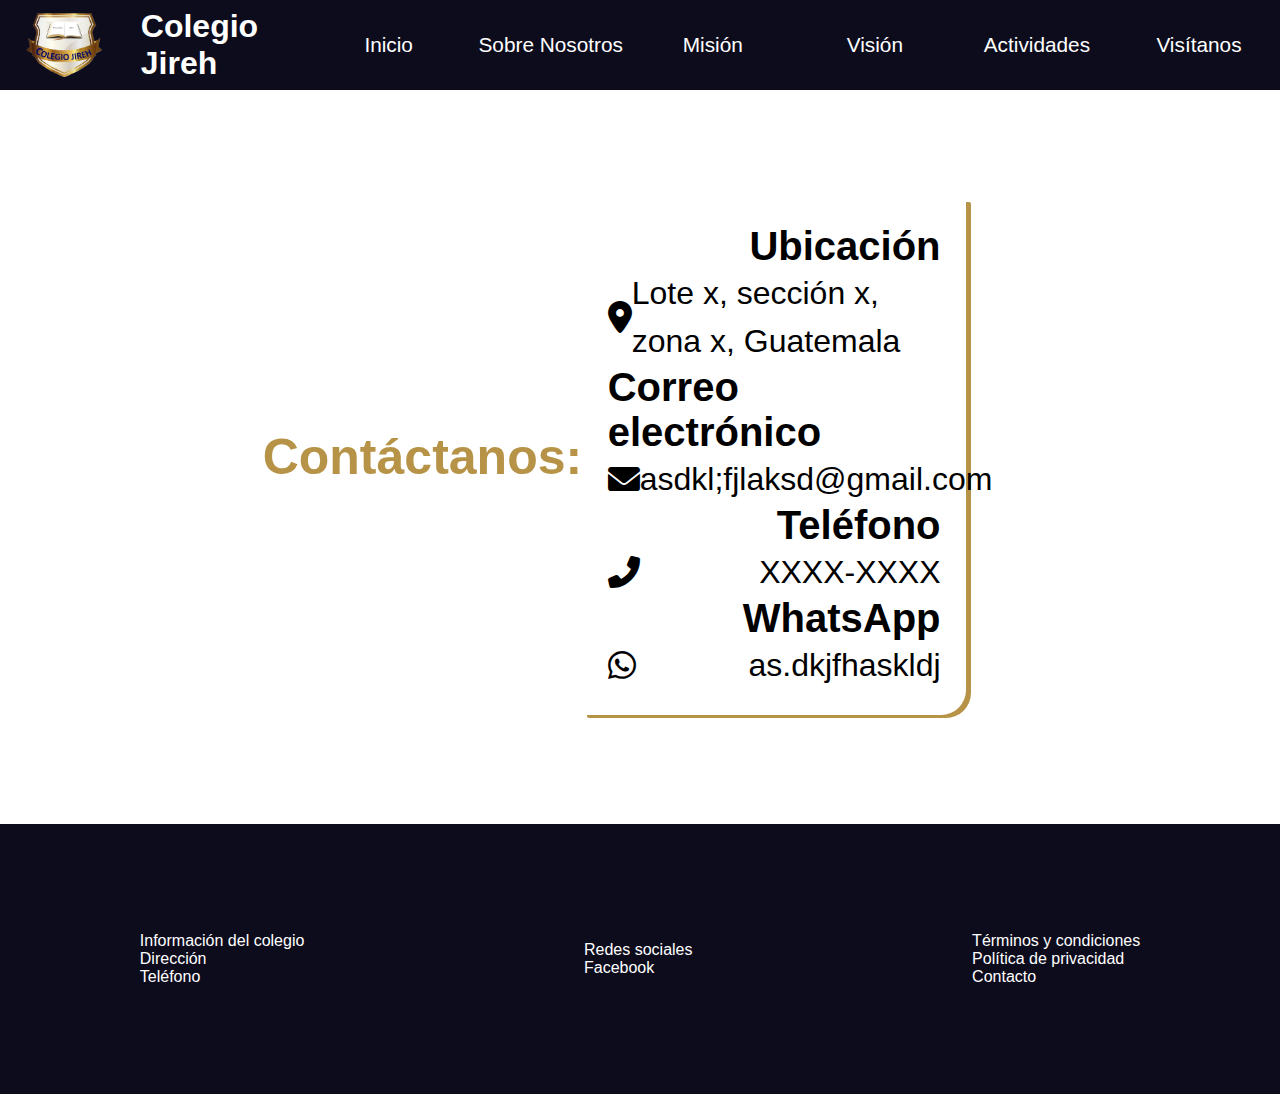
<file: index.html>
<!DOCTYPE html>
<html lang="es">

<head>
    <meta charset="UTF-8">
    <meta name="viewport" content="width=device-width, initial-scale=1.0">
    <title>Inicio - Colegio Jireh</title>
    <link rel="icon" href="recursos/imagenes/Logo.png" type="image/png">
    <link rel="stylesheet" href="recursos/css/estilosIndex.css">
    <link rel="stylesheet" href="https://cdnjs.cloudflare.com/ajax/libs/font-awesome/6.0.0-beta3/css/all.min.css">
</head>

<body>
    <header>
        <img src="recursos/imagenes/Logo.png" alt="Logo institucional del Colegio Jireh">
        <h1>Colegio Jireh</h1>
        <nav>
            <ul>
                <li><a href="#Inicio">Inicio</a></li>
                <li><a href="#SobreNosotros">Sobre Nosotros</a></li>
                <li><a href="#Mision">Misión</a></li>
                <li><a href="#Vision">Visión</a></li>
                <li><a href="#Actividades">Actividades</a></li>
                <li><a href="#Visitanos">Visítanos</a></li>
            </ul>
        </nav>
    </header>
    <div class="container">
        <article id="Inicio">
            <img src="recursos/imagenes/Colegiojireh.jpg" alt="Imagen del Colegio Jireh">
            <section>
                <h2 class="encabezado">LA PLATAFORMA QUE LLEVA EL CONTROL ESCOLAR QUE NECESITAS</h2>
                <p>Inscribe a tu hijo en nuestro colegio y abre las puertas a un futuro brillante, lleno de aprendizaje,
                    valores y crecimiento integral.</p>
            </section>
            <section>
                <h2 class="encabezado">INGRESA TU PERFIL</h2>

                <div class="botones">
                    <button id="btnFormMaestro">Maestro</button>
                    <button id="btnFormAlumno">Alumno</button>
                    <button id="btnFormAdmin">Administrador</button>
                </div>
            </section>
        </article>

        <article id="SobreNosotros">
            <h2 class="encabezado">Sobre Nosotros</h2>
            <section>
                <p>En nuestro colegio, nos dedicamos a formar líderes con una educación integral que combina excelencia
                    académica, valores sólidos y el desarrollo de habilidades sociales y emocionales. Nuestro enfoque
                    personalizado garantiza que cada niño reciba la atención y el apoyo necesario para alcanzar su
                    máximo potencial. Creemos en la importancia de un entorno seguro y acogedor, donde los estudiantes
                    se sientan motivados a explorar, aprender y crecer. Con un equipo docente altamente capacitado y
                    programas innovadores, preparamos a nuestros alumnos para enfrentar con éxito los retos del futuro.
                </p>
            </section>
        </article>

        <article id="Mision">
            <h2 class="encabezado">Misión</h2>
            <section>
                <p>Nuestra misión es proporcionar una educación de calidad que fomente el desarrollo integral de
                    nuestros
                    estudiantes, cultivando en ellos un profundo amor por el aprendizaje, el respeto por los valores
                    humanos, y la capacidad de convertirse en ciudadanos responsables y líderes en sus comunidades. Nos
                    comprometemos a ofrecer un entorno seguro, inclusivo y estimulante, donde cada niño pueda descubrir
                    y
                    desarrollar sus talentos únicos, preparándolos para un futuro lleno de posibilidades.</p>
            </section>
        </article>
        <article id="Vision">
            <h2 class="encabezado">Visión</h2>
            <section>
                <p>Nuestra visión es ser un referente educativo de excelencia, reconocido por formar generaciones de
                    estudiantes comprometidos con la sociedad, dotados de un sólido sentido ético, habilidades críticas
                    y
                    creativas, y una mentalidad global. Aspiramos a que nuestros egresados sean líderes capaces de
                    enfrentar
                    los desafíos del mundo con integridad, innovación y un compromiso inquebrantable con el bienestar
                    común. Buscamos construir una comunidad educativa que inspire el amor por el aprendizaje continuo y
                    contribuya activamente a un futuro más justo y sostenible</p>
            </section>
        </article>
        <article id="Actividades">
            <h2 class="encabezado">Actividades</h2>
            <div class="actividades-grid">
                <div class="card">
                    <h4>Excursiones</h4>
                    <p>Actividades recreativas al aire libre y salidas educativas motivando el aprendizaje en todas sus
                        facetas mientras los estudiantes se divierten en el proceso.</p>
                </div>
                <div class="card">
                    <h4>Lectopolis</h4>
                    <img src="recursos/imagenes/lectopolis.png" alt="Lectopolis Logo">
                    <p>Lectopolis es una plataforma que fomenta el aprendizaje en casa para los más pequeños,
                        reforzando la lectura con actividades de interpretación, valoración y reflexión.</p>
                </div>
                <div class="card">
                    <h4>Scratch</h4>
                    <img src="recursos/imagenes/Scratch-logo.png" alt="Scratch Logo">
                    <p>Scratch permite el desarrollo de habilidades mentales mediante el aprendizaje de la programación
                        sin tener conocimientos profundos sobre el código.</p>
                </div>
                <div class="card">
                    <h4>Progrentis</h4>
                    <img src="recursos/imagenes/progrentis.png" alt="Progrentis Logo">
                    <p>Progrentis es un programa que entrena destrezas que los estudiantes podrán aplicar en su futuro
                        entorno laboral, social y personal, pues les enseña a aprender a aprender.</p>
                </div>
            </div>
        </article>
        <article id="Visitanos">
            <h2 class="encabezado">Contáctanos:</h2>
            <section>
                <h3>Ubicación</h3>
                <a href="#">
                    <i class="fas fa-map-marker-alt"></i>
                    <p>Lote x, sección x, zona x, Guatemala</p>
                </a>
                <h3>Correo electrónico</h3>
                <a href="#">
                    <i class="fas fa-envelope"></i>
                    <p>asdkl;fjlaksd@gmail.com</p>
                </a>
                <h3>Teléfono</h3>
                <a href="#">
                    <i class="fas fa-phone-alt"></i>
                    <p>XXXX-XXXX</p>
                </a>
                <h3>WhatsApp</h3>
                <a href="#">
                    <i class="fab fa-whatsapp"></i>
                    <p>as.dkjfhaskldj</p>
                </a>
            </section>
        </article>
    </div>
    <footer>
        <section>
            <p>Información del colegio</p>
            <p>Dirección</p>
            <p>Teléfono</p>
        </section>
        <section>
            <p>Redes sociales</p>
            <p>Facebook</p>
        </section>
        <section>
            <p>Términos y condiciones</p>
            <p>Política de privacidad</p>
            <p>Contacto</p>
        </section>
    </footer>
    <script src="recursos/js/index.js"></script>
</body>

</html>
</file>
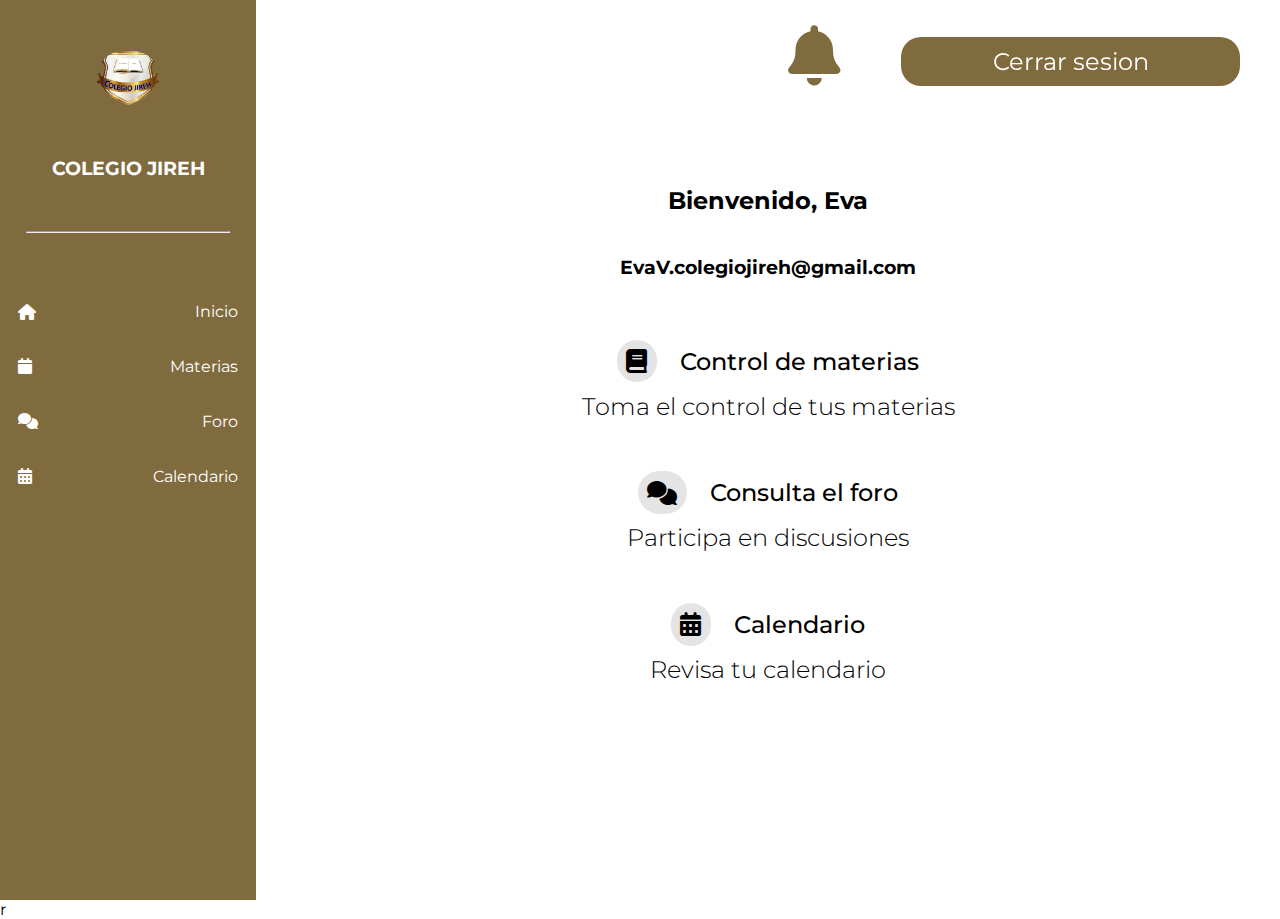
<file: Dashboard - admin.html>
<!DOCTYPE html>
<html lang="en">

<head>
    <meta charset="UTF-8">
    <meta name="viewport" content="width=device-width, initial-scale=1.0">
    <title>Dashboard - Administrador Jireh</title>
    <link rel="icon" href="recursos/imagenes/Logo.png" type="image/png">
    <link rel="stylesheet" href="recursos/css/estiloDashboardAdmin.css">
    <link rel="stylesheet" href="https://cdnjs.cloudflare.com/ajax/libs/font-awesome/6.0.0-beta3/css/all.min.css">
</head>

<body>

    <!-- Cuando la vista cambie a la perspectiva de un dispositivo movil, quiero que esta se ajuste y el dashboard permanezca a la izquierda oculto -->
    <button class="verDashboard">
        <i class="fas fa-plus"></i>
    </button>

    <div class="dashboard">
        <div class="sidebar">
            <img src="recursos/imagenes/Logo.png" alt="">
            <h1>COLEGIO JIREH</h1>
            <hr>
            <ul>
                <li><a href="#Dashboard"><i class="fas fa-home"></i>Inicio</a></li>
                <li><a href="#Materias"><i class="fas fa-calendar"></i>Materias</a></li>
                <li><a href="#Foro"><i class="fas fa-comments"></i>Foro</a></li>
                <li><a href="#Calendario"><i class="fas fa-calendar-alt"></i>
                        <p>Calendario</p>
                    </a></li>
            </ul>
        </div>
        <div class="navbar">
            <div class="btnNavbar">
                <a href="#" alt="Notificaciones"><i class="fas fa-bell"></i></a>
                <button id="cerrarSesion">Cerrar sesion</button>
            </div>
        </div>
        <div class="card-container" id="Dashboard">
            <div class="descripcion">
                <h1>Bienvenido, <span class="user">Eva</span></h1>
                <h2>EvaV.colegiojireh@gmail.com</h2>
            </div>
            <div class="opciones">
                <div class="opcion">
                    <a href="#Materias"><i class="fas fa-book"></i>Control de materias</a>
                    <p>Toma el control de tus materias</p>
                </div>
                <div class="opcion">
                    <a href="#Foro"><i class="fas fa-comments"></i>Consulta el foro</a>
                    <p>Participa en discusiones</p>
                </div>
                <div class="opcion">
                    <a href="#Calendario"><i class="fas fa-calendar-alt"></i>Calendario</a>
                    <p>Revisa tu calendario</p>
                </div>
            </div>
        </div>

        <div class="card-container" id="Materias">
            <div class="notas">
                <div class="opcNotas">
                    <select name="materia" id="materia">
                        <option value="">Selecciona la materia</option>
                        <option value="Matematica">Matematica</option>
                        <option value="Lenguaje">Lenguaje</option>
                        <option value="M. Natural">M. Natural</option>
                        <option value="M. Social">M. Social</option>
                        <option value="Ingles">Ingles</option>
                        <option value="Computacion">Computacion</option>
                        <option value="Ed. Fisica">Ed. Fisica</option>
                        <option value="Lectura">Lectura</option>
                        <option value="Form. Ciudadana">Form. Ciudadana</option>
                    </select>
                    <select name="grado" id="grado">
                        <option value="">-- Selecciona un grado --</option>
                    <option value="1roPrimaria">Primero Primaria</option>
                    <option value="2doPrimaria">Segundo Primaria</option>
                    <option value="3roPrimaria">Tercero Primaria</option>
                    <option value="4toPrimaria">Cuarto Primaria</option>
                    <option value="5toPrimaria">Quinto Primaria</option>
                    <option value="6toPrimaria">Sexto Primaria</option>
                    <option value="1roBasico">Primero Basico</option>
                    <option value="2doBasico">Segundo Basico</option>
                    <option value="3roBasico">Tercero Basico</option>
                    </select>
                </div>
                <form action="" id="notasForm">
                    <table>
                        <thead>
                            <td>Clave</td>
                            <td>Alumno</td>
                            <td>Actividades</td>
                            <td>Asistencia</td>
                            <td>Examen</td>
                            <td>Nota Final</td>
                        </thead>
                        <tr>
                            <td><input type="text" readonly id="claveAlumno"></td>
                            <td><input type="text" readonly id="nombreAlumno"></td>
                            <td><input type="text" required id="actividadesAlumno"></td>
                            <td><input type="text" required id="asistenciaAlumno"></td>
                            <td><input type="text" required id="examenAlumno"></td>
                            <td><input type="text" readonly id="notaFinalAlumno"></td>
                        </tr>
                        <!-- Más filas de ejemplo -->
                    </table>
                </form>
            </div>
        </div>

        <div class="card-container" id="Foro">
            <h2>Foro de Materias</h2>
            <div class="foro">
                <label for="grado">Grado:</label>
                <select name="grado" id="gradoForo">
                    <option value="">-- Selecciona un grado --</option>
                    <option value="1roPrimaria">Primero Primaria</option>
                    <option value="2doPrimaria">Segundo Primaria</option>
                    <option value="3roPrimaria">Tercero Primaria</option>
                    <option value="4toPrimaria">Cuarto Primaria</option>
                    <option value="5toPrimaria">Quinto Primaria</option>
                    <option value="6toPrimaria">Sexto Primaria</option>
                    <option value="1roBasico">Primero Basico</option>
                    <option value="2doBasico">Segundo Basico</option>
                    <option value="3roBasico">Tercero Basico</option>
                </select>
                
                <label for="materia">Materia:</label>
                <select name="materia" id="materiaForo">
                    <option value="">Selecciona la materia</option>
                    <option value="Matematica">Matemática</option>
                    <option value="Lenguaje">Lenguaje</option>
                    <option value="M. Natural">M. Natural</option>
                    <option value="M. Social">M. Social</option>
                    <option value="Ingles">Inglés</option>
                    <option value="Computacion">Computación</option>
                    <option value="Ed. Fisica">Ed. Física</option>
                    <option value="Lectura">Lectura</option>
                    <option value="Form. Ciudadana">Form. Ciudadana</option>
                </select>
            </div>
            <div id="foro-seleccionado" style="display: block; margin-top: 12px;"></div>
        </div>

        <div class="card-container" id="Calendario">
            <div class="calendario">
                <h2>Calendario Académico</h2>
                <div id="calendar"></div>
            </div>
        </div>

    </div>
    </div>
</body>
<script src="recursos/js/foro.js"></script>
<script src="recursos/js/sidebar.js"></script>
<script src="recursos/js/Dashboard - Admin.js"></script>r
</html>
</file>
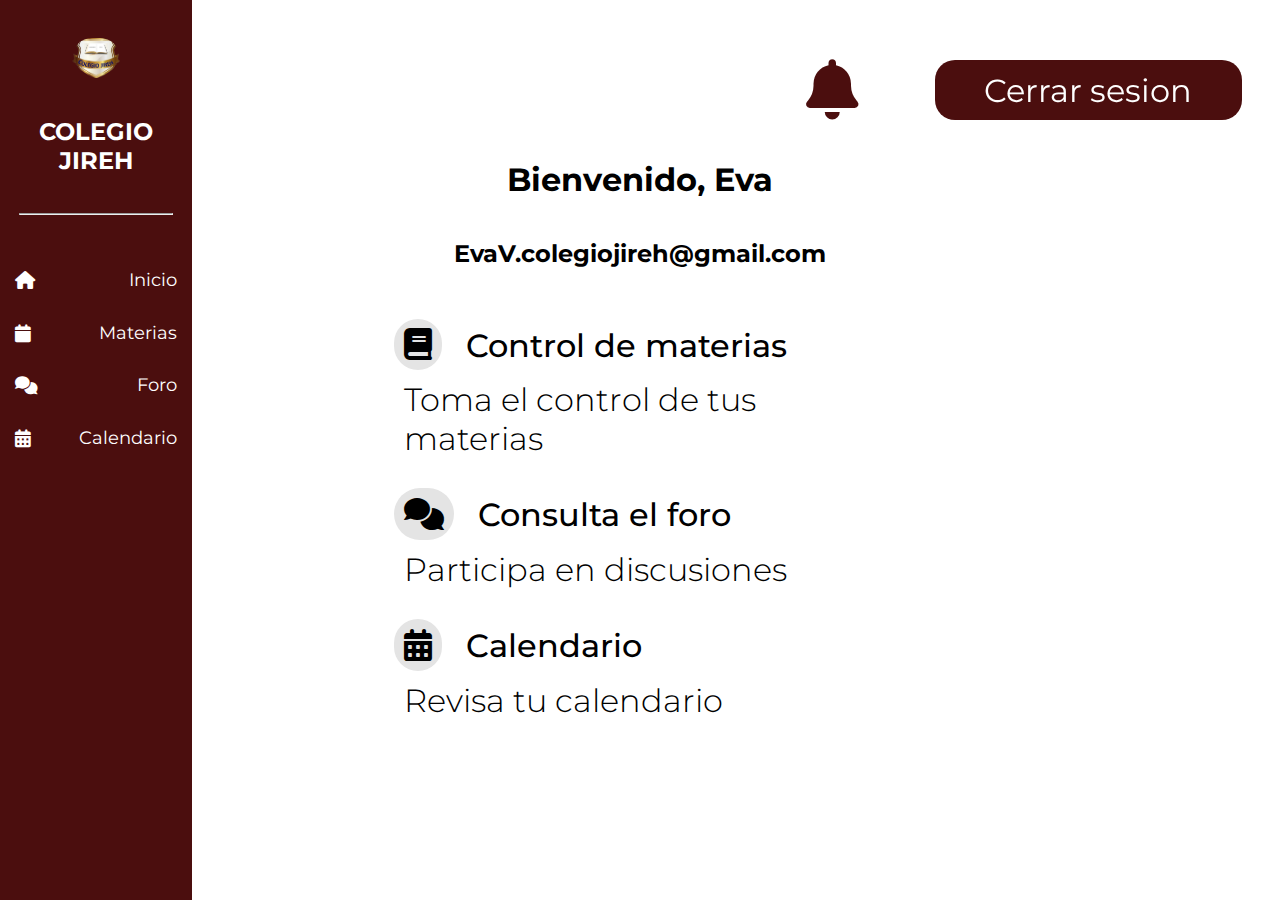
<file: Dashboard - alumno.html>
<!DOCTYPE html>
<html lang="en">

<head>
    <meta charset="UTF-8">
    <meta name="viewport" content="width=device-width, initial-scale=1.0">
    <title>Dashboard - Alumno Jireh</title>
    <link rel="icon" href="recursos/imagenes/Logo.png" type="image/png">
    <link rel="stylesheet" href="recursos/css/estiloDashboardAlumno.css">
    <link rel="stylesheet" href="https://cdnjs.cloudflare.com/ajax/libs/font-awesome/6.0.0-beta3/css/all.min.css">
</head>

<body>
    <div class="dashboard">
        <div class="sidebar">
            <img src="recursos/imagenes/Logo.png" alt="">
            <h1>COLEGIO JIREH</h1>
            <hr>
            <ul>
                <li><a href="#Dashboard"><i class="fas fa-home"></i>Inicio</a></li>
                <li><a href="#Materias"><i class="fas fa-calendar"></i>Materias</a></li>
                <li><a href="#Foro"><i class="fas fa-comments"></i>Foro</a></li>
                <li><a href="#Calendario"><i class="fas fa-calendar-alt"></i>
                        <p>Calendario</p>
                    </a></li>
            </ul>
        </div>
        <div class="navbar">
            <div class="btnNavbar">
                <a href="#" alt="Notificaciones"><i class="fas fa-bell"></i></a>
                <button id="cerrarSesion">Cerrar sesion</button>
            </div>
        </div>
        <div class="card-container" id="Dashboard">
            <div class="descripcion">
                <h1>Bienvenido, <span class="user">Eva</span></h1>
                <h2>EvaV.colegiojireh@gmail.com</h2>
            </div>
            <div class="opciones">
                <div class="opcion">
                    <a href="#Materias"><i class="fas fa-book"></i>Control de materias</a>
                    <p>Toma el control de tus materias</p>
                </div>
                <div class="opcion">
                    <a href="#Foro"><i class="fas fa-comments"></i>Consulta el foro</a>
                    <p>Participa en discusiones</p>
                </div>
                <div class="opcion">
                    <a href="#Calendario"><i class="fas fa-calendar-alt"></i>Calendario</a>
                    <p>Revisa tu calendario</p>
                </div>
            </div>
        </div>
        <div class="card-container" id="Foro" class="Foro">
            <!-- Contenido del foro -->
            <div class="foro">
                <p>Aquí podrás consultar los foros y discusiones</p>
            </div>
        </div>
        <div class="card-container" id="Materias">
            <div class="notas">
                <div class="opcNotas">
                    <select name="materia" id="materia">
                        <option value="">Selecciona la materia</option>
                        <option value="Matematica">Matematica</option>
                        <option value="Lenguaje">Lenguaje</option>
                        <option value="M. Natural">M. Natural</option>
                        <option value="M. Social">M. Social</option>
                        <option value="Ingles">Ingles</option>
                        <option value="Computacion">Computacion</option>
                        <option value="Ed. Fisica">Ed. Fisica</option>
                        <option value="Lectura">Lectura</option>
                        <option value="Form. Ciudadana">Form. Ciudadana</option>
                    </select>
                </div>
                <form action="" id="notasForm">
                    <table>
                        <thead>
                            <td>Asistencia</td>
                            <td>Examen</td>
                            <td>Nota Final</td>
                        </thead>
                        <tr>
                            <td><input type="text" readonly></td>
                            <td><input type="text" readonly></td>
                            <td><input type="text" readonly></td>
                            <td><input type="text" readonly></td>
                        </tr>
                    </table>
                </form>                
            </div>
        </div>
        <div class="card-container" id="Calendario">
            <div class="calendario">
                <h2>Calendario Académico</h2>
                <div id="calendar"></div>
            </div>
        </div>
        
        </div>
    </div>
</body>
<script src="recursos/js/Dashboard - Alumno.js"></script>

</html>
</file>
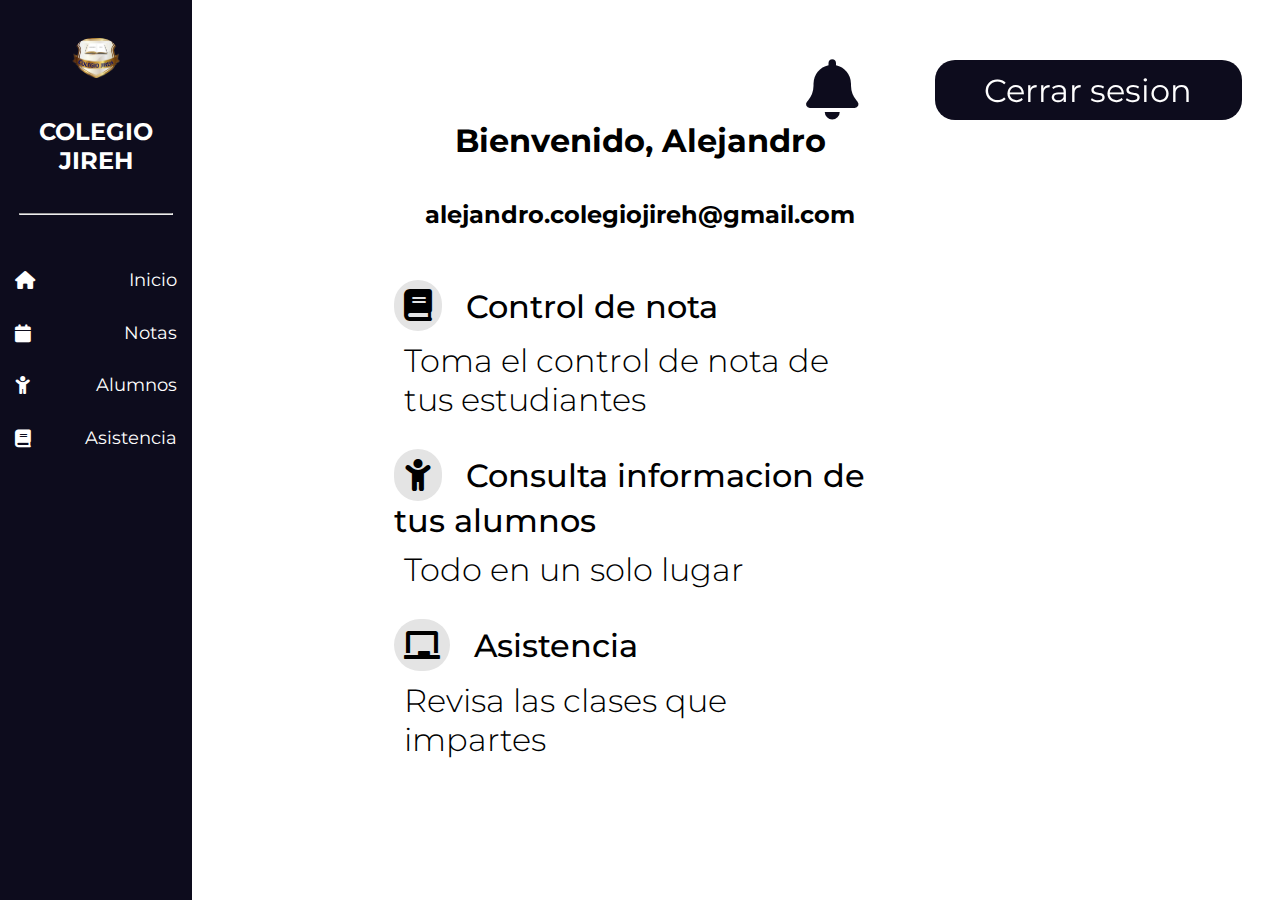
<file: Dashboard - maestro.html>
<!DOCTYPE html>
<html lang="en">

<head>
    <meta charset="UTF-8">
    <meta name="viewport" content="width=device-width, initial-scale=1.0">
    <title>Dashboard - Maestro Jireh</title>
    <link rel="icon" href="recursos/imagenes/Logo.png" type="image/png">
    <link rel="stylesheet" href="recursos/css/estiloDashboardMaestro.css">
    <link rel="stylesheet" href="https://cdnjs.cloudflare.com/ajax/libs/font-awesome/6.0.0-beta3/css/all.min.css">
</head>

<body>
    <div class="dashboard">
        <div class="sidebar">
            <img src="recursos/imagenes/Logo.png" alt="">
            <h1>COLEGIO JIREH</h1>
            <hr>
            <ul>
                <li><a href="#Dashboard"><i class="fas fa-home"></i>Inicio </a></li>
                <li><a href="#Notas"><i class="fas fa-calendar"></i>Notas</a></li>
                <li><a href="#Alumnos"><i class="fas fa-child"></i>Alumnos</a></li>
                <li><a href="#Asistencia"><i class="fas fa-book"></i>
                        <p>Asistencia</p>
                    </a></li>
            </ul>
        </div>
        <div class="navbar">
            <div class="btnNavbar">
                <a href="#" alt="Notificaciones"><i class="fas fa-bell"></i></a>
                <button id="cerrarSesion">Cerrar sesion</button>
            </div>
        </div>
        <div class="card-container" id="Dashboard">
            <div class="descripcion">
                <h1>Bienvenido, <span class="user">Alejandro</span></h1>
                <h2>alejandro.colegiojireh@gmail.com</h2>
            </div>
            <div class="opciones">
                <div class="opcion">
                    <a href="#Notas"><i class="fas fa-book"></i>Control de nota</a>
                    <p>Toma el control de nota de tus estudiantes</p>
                </div>
                <div class="opcion">
                    <a href="#Alumnos"><i class="fas fa-child"></i>Consulta informacion de tus alumnos</a>
                    <p>Todo en un solo lugar</p>
                </div>
                <div class="opcion">
                    <a href="#Asistencia"><i class="fas fa-blackboard"></i>Asistencia</a>
                    <p>Revisa las clases que impartes</p>
                </div>
            </div>
        </div>
        <div class="card-container" id="Alumnos" class="Alumnos">
            <!-- <div class="btnAlumnosAgEx">
                <button id="btnExportar">Exportar</button>
                <button id="btnAgregar">AgregarAlumnos</button>
            </div> -->
            <div class="alumnos">
                <div class="btnAlumnosFil">
                    <select name="filtrar" id="btnFiltrar">
                        <option value="">Selecciona el orden</option>
                        <option value="alfaascendete">Alfabeticamente [A-Z]</option>
                        <option value="alfadescendente">Alfabeticamente [Z-A]</option>
                        <option value="gradoascendente">3ro basico a 1ro primaria</option>
                        <option value="gradodescendente">1ro primaria a 3ro basico</option>
                    </select>
                    <input type="search" name="buscar" id="buscarBtn" placeholder="Ingresa el nombre o correo a buscar">
                    <i class="fas fa-search"></i>
                </div>
                <form action="">
                    <table id="alumnosTable">
                        <thead>
                            <tr>
                                <th>Nombre</th>
                                <th>Correo</th>
                                <th>Email</th>
                            </tr>
                        </thead>
                        <tbody id="alumnosTbody">
                            <!-- Los alumnos se llenarán dinámicamente aquí -->
                        </tbody>
                    </table>
            </div>
        </div>
        <div class="card-container" id="Notas">
            <div class="notas">
                <div class="opcNotas">
                    <select name="materia" id="materia">
                        <option value="">Selecciona la materia</option>
                        <option value="Matematica">Matematica</option>
                        <option value="Lenguaje">Lenguaje</option>
                        <option value="M. Natural">M. Natural</option>
                        <option value="M. Social">M. Social</option>
                        <option value="Ingles">Ingles</option>
                        <option value="Computacion">Computacion</option>
                        <option value="Ed. Fisica">Ed. Fisica</option>
                        <option value="Lectura">Lectura</option>
                        <option value="Form. Ciudadana">Form. Ciudadana</option>
                    </select>
                    <select name="grado" id="grado">
                        <option value="">Selecciona un grado</option>
                        <option value="1ro_primaria">1ro_primaria</option>
                        <option value="2do_primaria">2do_primaria</option>
                        <option value="3ro_primaria">3ro_primaria</option>
                        <option value="4to_primaria">4to_primaria</option>
                        <option value="5to_primaria">5to_primaria</option>
                        <option value="6to_primaria">6to_primaria</option>
                        <option value="1ro_basico">1ro_basico</option>
                        <option value="2do_basico">2do_basico</option>
                        <option value="3ro_basico">3ro_basico</option>
                    </select>
                </div>
                <form action="" id="notasForm">
                    <table>
                        <thead>
                            <td>Clave</td>
                            <td>Nombre</td>
                            <td>Actividades</td>
                            <td>Asistencia</td>
                            <td>Examen</td>
                            <td>Nota Final</td>
                        </thead>
                        <tr>
                            <td>1</td>
                            <td>Brandon</td>
                            <td><input type="text"></td>
                            <td><input type="text"></td>
                            <td><input type="text"></td>
                            <td>00</td>
                        </tr>
                        <tr>
                            <td>1</td>
                            <td>Brandon</td>
                            <td><input type="text"></td>
                            <td><input type="text"></td>
                            <td><input type="text"></td>
                            <td>00</td>
                        </tr>
                        <tr>
                            <td>1</td>
                            <td>Brandon</td>
                            <td><input type="text"></td>
                            <td><input type="text"></td>
                            <td><input type="text"></td>
                            <td>00</td>
                        </tr>
                        <tr>
                            <td>1</td>
                            <td>Brandon</td>
                            <td><input type="text"></td>
                            <td><input type="text"></td>
                            <td><input type="text"></td>
                            <td>00</td>
                        </tr>
                        <tr>
                            <td>1</td>
                            <td>Brandon</td>
                            <td><input type="text"></td>
                            <td><input type="text"></td>
                            <td><input type="text"></td>
                            <td>00</td>
                        </tr>
                        <tr>
                            <td>1</td>
                            <td>Brandon</td>
                            <td><input type="text"></td>
                            <td><input type="text"></td>
                            <td><input type="text"></td>
                            <td>00</td>
                        </tr>
                        <tr>
                            <td>1</td>
                            <td>Brandon</td>
                            <td><input type="text"></td>
                            <td><input type="text"></td>
                            <td><input type="text"></td>
                            <td>00</td>
                        </tr>
                        <tr>
                            <td>1</td>
                            <td>Brandon</td>
                            <td><input type="text"></td>
                            <td><input type="text"></td>
                            <td><input type="text"></td>
                            <td>00</td>
                        </tr>
                        <tr>
                            <td>1</td>
                            <td>Brandon</td>
                            <td><input type="text"></td>
                            <td><input type="text"></td>
                            <td><input type="text"></td>
                            <td>00</td>
                        </tr>
                        <tr>
                            <td>1</td>
                            <td>Brandon</td>
                            <td><input type="text"></td>
                            <td><input type="text"></td>
                            <td><input type="text"></td>
                            <td>00</td>
                        </tr>

                        <tr>
                            <td>1</td>
                            <td>Brandon</td>
                            <td><input type="text"></td>
                            <td><input type="text"></td>
                            <td><input type="text"></td>
                            <td>00</td>
                        </tr>
                        <tr>
                            <td>1</td>
                            <td>Brandon</td>
                            <td><input type="text"></td>
                            <td><input type="text"></td>
                            <td><input type="text"></td>
                            <td>00</td>
                        </tr>
                        <tr>
                            <td>1</td>
                            <td>Brandon</td>
                            <td><input type="text"></td>
                            <td><input type="text"></td>
                            <td><input type="text"></td>
                            <td>00</td>
                        </tr>
                        <tr>
                            <td>1</td>
                            <td>Brandon</td>
                            <td><input type="text"></td>
                            <td><input type="text"></td>
                            <td><input type="text"></td>
                            <td>00</td>
                        </tr>
                        <tr>
                            <td>1</td>
                            <td>Brandon</td>
                            <td><input type="text"></td>
                            <td><input type="text"></td>
                            <td><input type="text"></td>
                            <td>00</td>
                        </tr>
                        <tr>
                            <td>1</td>
                            <td>Brandon</td>
                            <td><input type="text"></td>
                            <td><input type="text"></td>
                            <td><input type="text"></td>
                            <td>00</td>
                        </tr>
                        <tr>
                            <td>1</td>
                            <td>Brandon</td>
                            <td><input type="text"></td>
                            <td><input type="text"></td>
                            <td><input type="text"></td>
                            <td>00</td>
                        </tr>
                    </table>
                </form>
            </div>
        </div>
        <div class="card-container" id="Asistencia">
            <div class="asistencia">
                <div class="opcAsistencia">
                    <select name="materia" id="materia">
                        <option value="">Selecciona la materia</option>
                        <option value="Matematica">Matematica</option>
                        <option value="Lenguaje">Lenguaje</option>
                        <option value="M. Natural">M. Natural</option>
                        <option value="M. Social">M. Social</option>
                        <option value="Ingles">Ingles</option>
                        <option value="Computacion">Computacion</option>
                        <option value="Ed. Fisica">Ed. Fisica</option>
                        <option value="Lectura">Lectura</option>
                        <option value="Form. Ciudadana">Form. Ciudadana</option>
                    </select>
                    <select name="grado" id="grado">
                        <option value="">Selecciona un grado</option>
                        <option value="1ro_primaria">1ro_primaria</option>
                        <option value="2do_primaria">2do_primaria</option>
                        <option value="3ro_primaria">3ro_primaria</option>
                        <option value="4to_primaria">4to_primaria</option>
                        <option value="5to_primaria">5to_primaria</option>
                        <option value="6to_primaria">6to_primaria</option>
                        <option value="1ro_basico">1ro_basico</option>
                        <option value="2do_basico">2do_basico</option>
                        <option value="3ro_basico">3ro_basico</option>
                    </select>
                    <i class="fas fa-search"></i>
                </div>
                <div class="listadoasistencia">
                    <form action="">
                        <table>
                            <thead>
                                <td>Clave</td>
                                <td>Nombre</td>
                                <td>Presente</td>
                                <td>Ausente</td>
                            </thead>
                            <!-- En esta parte, deben cargarse los alumnos automaticamente -->
                            <tr>
                                <td></td>
                                <td></td>
                                <td>
                                    <input type="checkbox">
                                </td>
                                <td>
                                    <input type="checkbox">
                                </td>
                            </tr>
                        </table>
                    </form>
                </div>
            </div>
        </div>
    </div>
</body>
<script src="recursos/js/Dashboard - maestro.js">
</script>
<script src="recursos/js/apiAlumnos.js"></script>


</html>
</file>
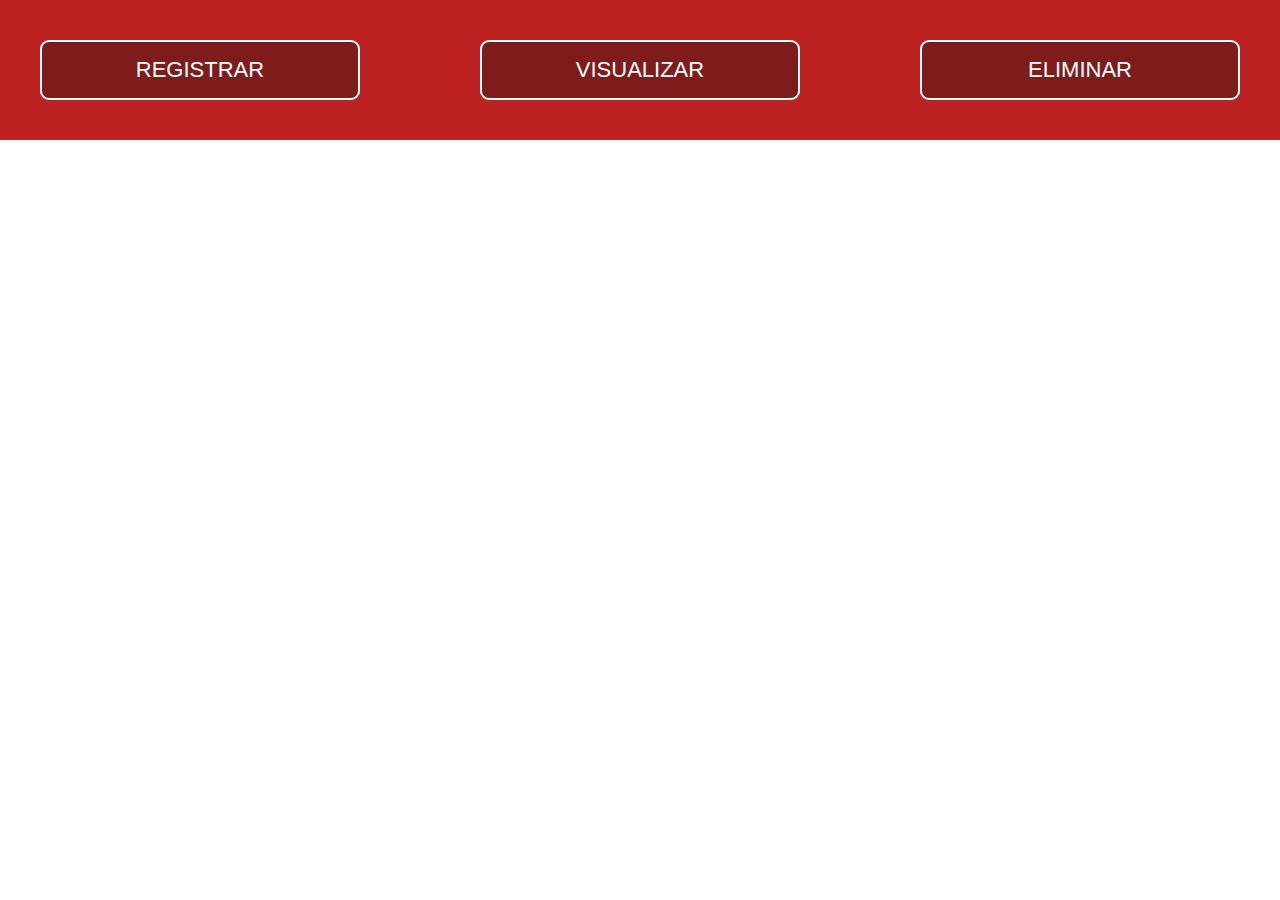
<file: FormularioEstudiante.html>
<!DOCTYPE html>
<html lang="en">
<head>
    <meta charset="UTF-8">
    <meta name="viewport" content="width=device-width, initial-scale=1.0">
    <title>Formulario Estudiante</title>
    <link rel="stylesheet" href="recursos/css/estiloformulario.css">
</head>
<body>

    <div class="container">
        <input type="button" value="REGISTRAR" id="btnRegistrar">
        <input type="button" value="VISUALIZAR" id="btnVisualizar">
        <input type="button" value="ELIMINAR" id="btnEliminar">
    </div>

    <form action="" method="post" id="FormularioEstudiante">
    <h1>Formulario de estudiante</h1>
        <fieldset id="infoPersonal">

            <label for="primerNombre">
                Ingresa tu primer nombre
            </label>
            <input type="text" id="primerNombre">

            <label for="segundoNombre">
                Ingresa tu segundo nombre
            </label>
            <input type="text" name="" id="segundoNombre">

            <label for="primerApellido">
                Ingresa tu primer apellido
            </label>
            <input type="text" name="" id="primerApellido">

            <label for="segundoApellido">
                Ingresa tu segundo apellido
            </label>
            <input type="text" name="" id="segundoApellido">

            <label for="numeroTelefonico">
                Ingresa tu numero de telefono
            </label>
            <input type="number" name="" id="numeroTelefonico">

            <label for="correoElectronico">
                Ingresa tu correo electronico
            </label>
            <input type="email" name="" id="correoElectronico">

            <label for="cuiPersonal">
                Ingresa tu numero de cui
            </label>
            <input type="number" name="" id="cuiPersonal">

        </fieldset>
        <input type="submit" value="REGISTRAR">
    </form>

    <table id="tablaEstudiantes" style="display:none;">
        <thead>
            <tr>
                <th>Primer Nombre</th>
                <th>Segundo Nombre</th>
                <th>Primer Apellido</th>
                <th>Segundo Apellido</th>
                <th>Número Telefónico</th>
                <th>Correo Electrónico</th>
                <th>CUI</th>
            </tr>
        </thead>
        <tbody>
            <!-- Aquí se insertarán las filas de datos -->
        </tbody>
    </table>

    <table id="tablaEstudiantes" style="display:none;">
        <thead>
            <tr>
                <th>Primer Nombre</th>
                <th>Segundo Nombre</th>
                <th>Primer Apellido</th>
                <th>Segundo Apellido</th>
                <th>Número Telefónico</th>
                <th>Correo Electrónico</th>
                <th>CUI</th>
                <th>Acciones</th> <!-- Nueva columna para el botón de eliminar -->
            </tr>
        </thead>
        <tbody>
            <!-- Aquí se insertarán las filas de datos -->
        </tbody>
    </table>        

</body>
<script src="recursos/js/consultarApi.js"></script>
</html>
</file>
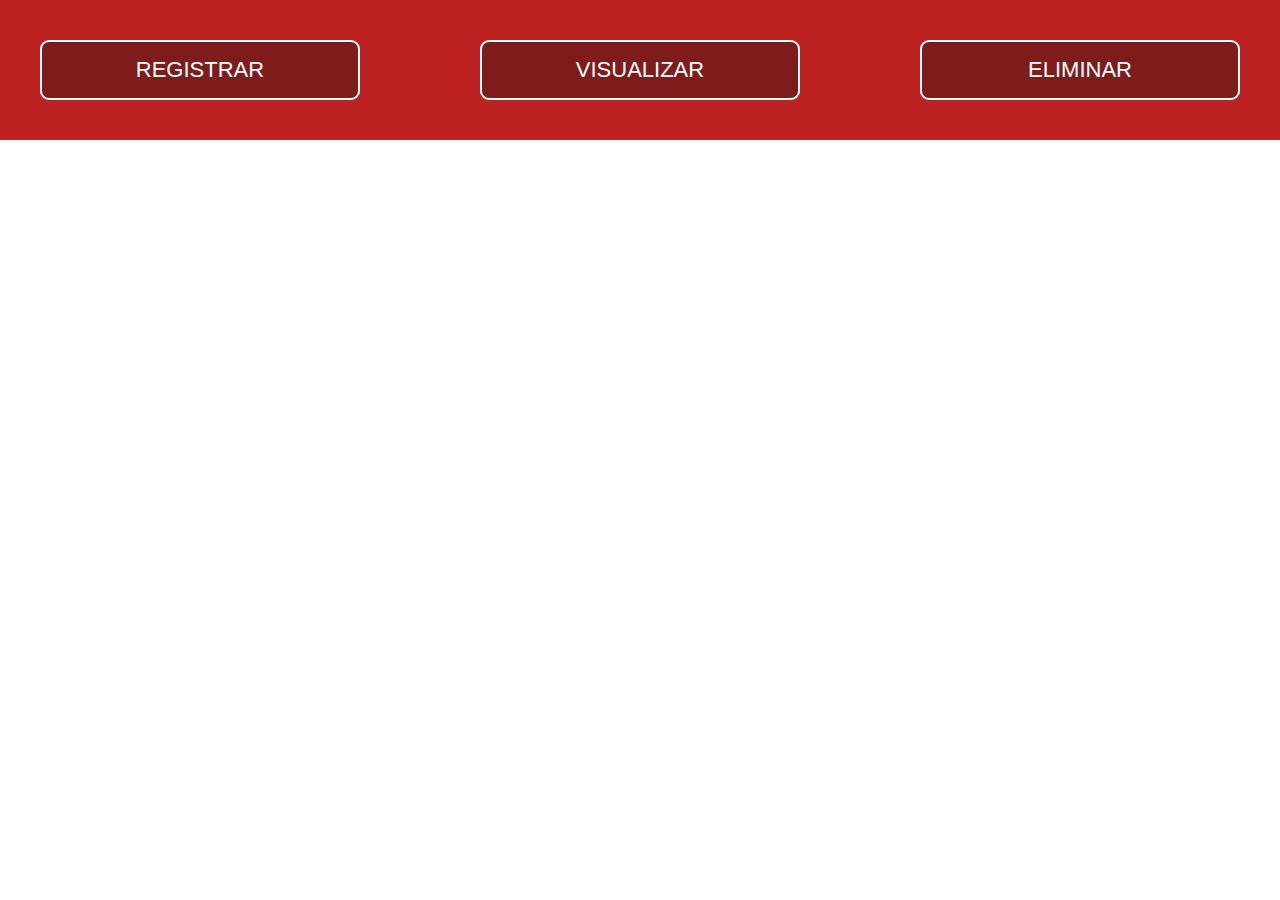
<file: FormularioMaestro.html>
<!DOCTYPE html>
<html lang="en">
<head>
    <meta charset="UTF-8">
    <meta name="viewport" content="width=device-width, initial-scale=1.0">
    <title>Formulario Estudiante</title>
    <link rel="stylesheet" href="recursos/css/estiloformulario.css">
</head>
<body>

    <div class="container">
        <input type="button" value="REGISTRAR" id="btnRegistrar">
        <input type="button" value="VISUALIZAR" id="btnVisualizar">
        <input type="button" value="ELIMINAR" id="btnEliminar">
    </div>

    <form action="" method="post" id="FormularioEstudiante">
    <h1>Formulario de estudiante</h1>
        <fieldset id="infoPersonal">

            <label for="primerNombre">
                Ingresa tu primer nombre
            </label>
            <input type="text" id="primerNombre">

            <label for="segundoNombre">
                Ingresa tu segundo nombre
            </label>
            <input type="text" name="" id="segundoNombre">

            <label for="primerApellido">
                Ingresa tu primer apellido
            </label>
            <input type="text" name="" id="primerApellido">

            <label for="segundoApellido">
                Ingresa tu segundo apellido
            </label>
            <input type="text" name="" id="segundoApellido">

            <label for="numeroTelefonico">
                Ingresa tu numero de telefono
            </label>
            <input type="number" name="" id="numeroTelefonico">

            <label for="correoElectronico">
                Ingresa tu correo electronico
            </label>
            <input type="email" name="" id="correoElectronico">

            <label for="cuiPersonal">
                Ingresa tu numero de cui
            </label>
            <input type="number" name="" id="cuiPersonal">

            <label for="direccionPersonal">
                Ingresa tu direccion
            </label>
            <input type="text" id="direccionPersonal">
            
            <label for="numeroCuenta">
                Ingresa tu numero de cuenta
            </label>
            <input type="text" id="numeroCuenta">

        </fieldset>
        <input type="submit" value="REGISTRAR">
    </form>

    <table id="tablaEstudiantes" style="display:none;">
        <thead>
            <tr>
                <th>Primer Nombre</th>
                <th>Segundo Nombre</th>
                <th>Primer Apellido</th>
                <th>Segundo Apellido</th>
                <th>Número Telefónico</th>
                <th>Correo Electrónico</th>
                <th>CUI</th>
                <th>Direccion</th>
                <th>Numero de cuenta</th>
            </tr>
        </thead>
        <tbody>
            <!-- Aquí se insertarán las filas de datos -->
        </tbody>
    </table>

    <table id="tablaEstudiantes" style="display:none;">
        <thead>
            <tr>
                <th>Primer Nombre</th>
                <th>Segundo Nombre</th>
                <th>Primer Apellido</th>
                <th>Segundo Apellido</th>
                <th>Número Telefónico</th>
                <th>Correo Electrónico</th>
                <th>CUI</th>
                <th>Direccion</th>
                <th>Numero de cuenta</th>
                <th>Acciones</th> <!-- Nueva columna para el botón de eliminar -->
            </tr>
        </thead>
        <tbody>
            <!-- Aquí se insertarán las filas de datos -->
        </tbody>
    </table>        

</body>
<script src="recursos/js/consultarApiMaestro.js"></script>
</html>
</file>
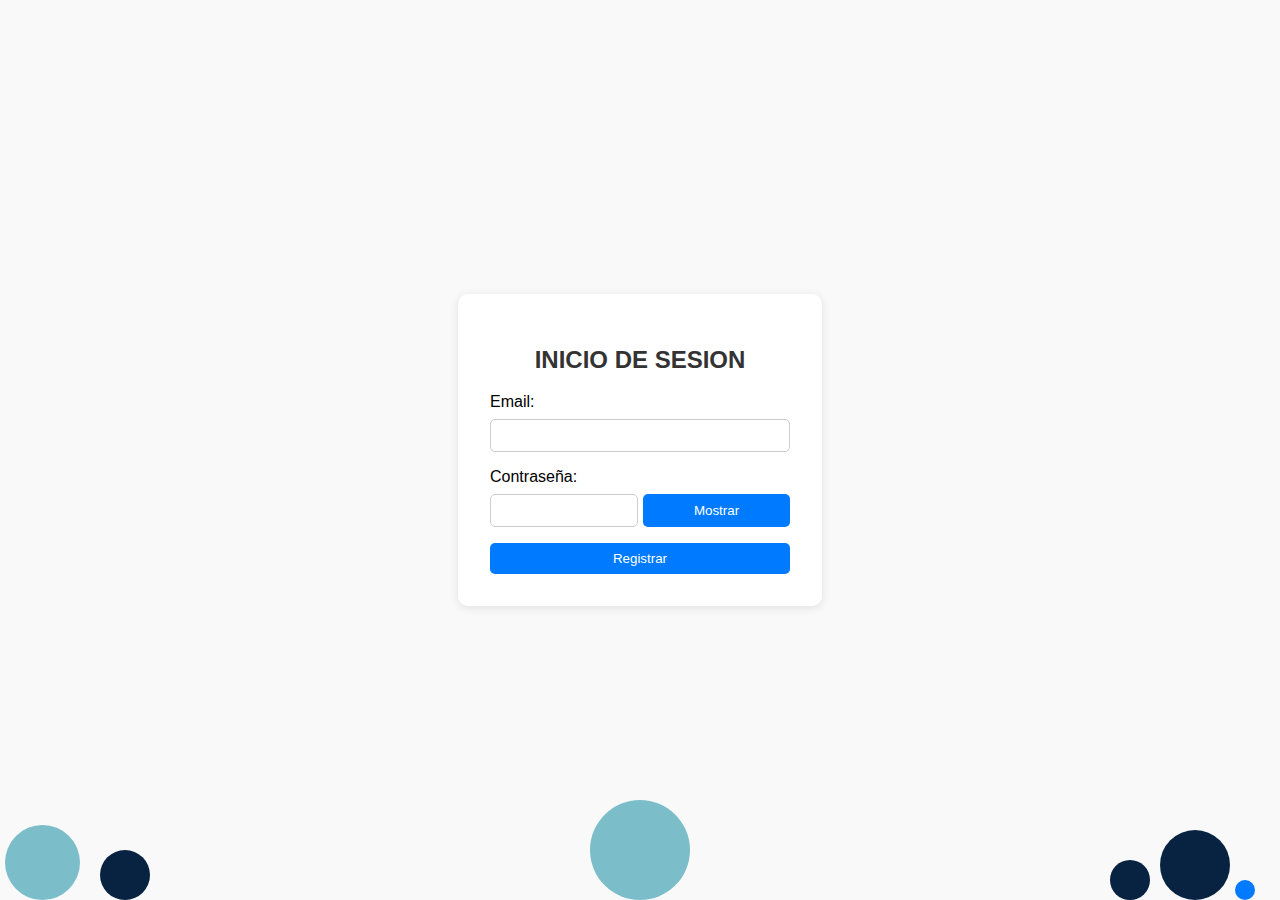
<file: Login.html>
<!DOCTYPE html>
<html lang="es">
<head>
    <meta charset="UTF-8">
    <meta name="viewport" content="width=device-width, initial-scale=1.0">
    <title>INICIA SESION</title>
    <link rel="stylesheet" href="recursos/css/RegistroLogin.css">
</head>
<body>
    <div class="container">
        <h2>INICIO DE SESION</h2>
        <form id="loginForm">
            <div class="form-group">
                <label for="email">Email:</label>
                <input type="email" id="email" required>
                <span class="error" id="emailError"></span>
            </div>
            <div class="form-group">
                <label for="password">Contraseña:</label>
                <div class="form-group-password">
                    <input type="password" id="password" required>
                    <button id="btnMostar">Mostrar</button>
                </div>
                <span class="error" id="passwordError"></span>
            </div>
            <button type="submit">Registrar</button>
        </form>
    </div>

    <div class="burbujas"></div>
    <div class="burbujas"></div>
    <div class="burbujas"></div>
    <div class="burbujas"></div>
    <div class="burbujas"></div>
    <div class="burbujas"></div>

    <script src="recursos/js/login.js"></script>
</body>
</html>
</file>
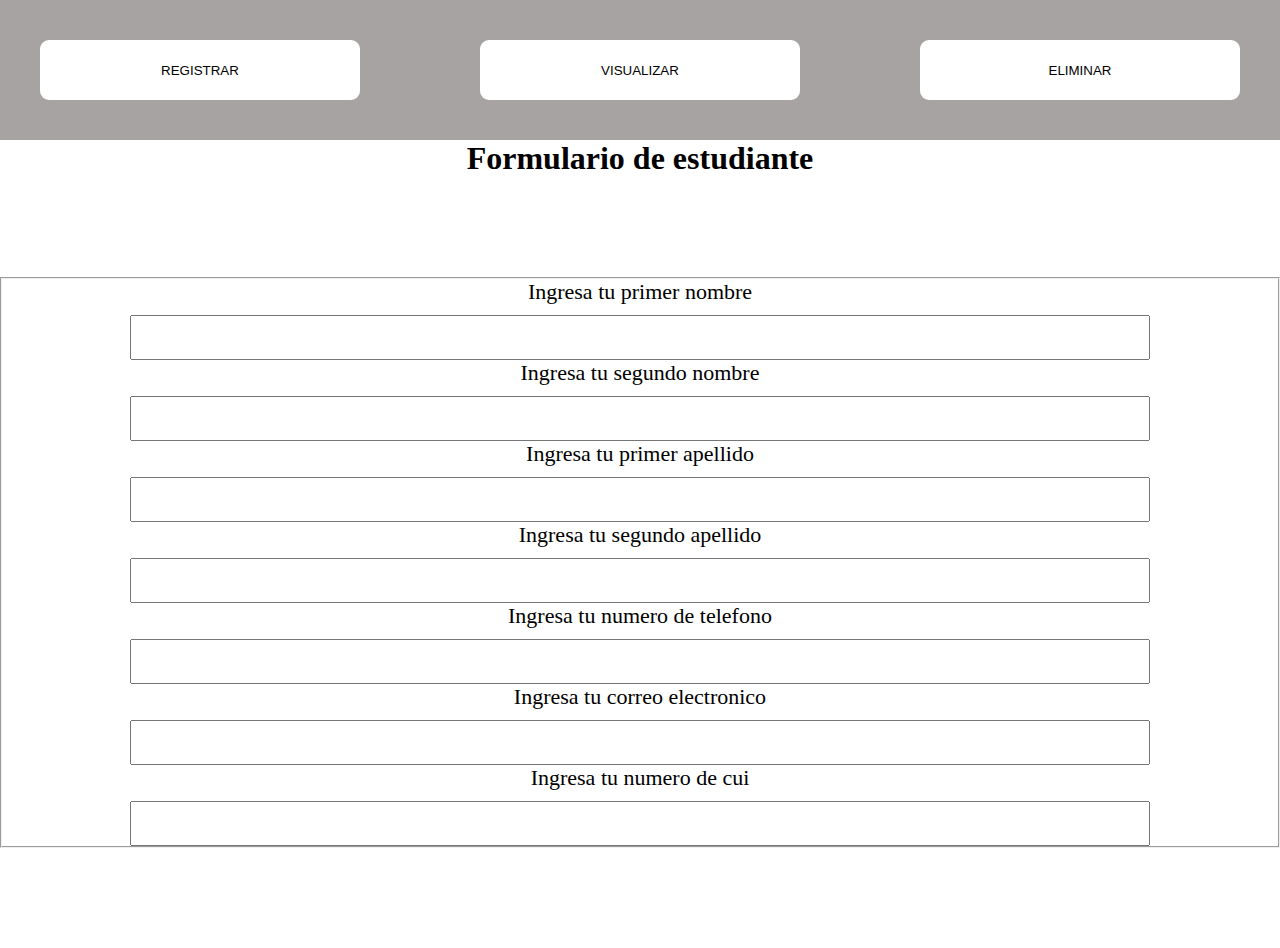
<file: prueba.html>
<!DOCTYPE html>
<html lang="en">
<head>
    <meta charset="UTF-8">
    <meta name="viewport" content="width=device-width, initial-scale=1.0">
    <title>Formulario Estudiante</title>
    <style>
        * {
    margin: 0;
    padding: 0;
    box-sizing: border-box;
}

h1 {
    text-align: center;
}

.container {
    display: flex;
    justify-content: center;
    gap: 10%;
    padding: 40px;
    background-color: rgb(167, 163, 163);
}

.container > input {
    height: 60px;
    width: 100%;
    background-color: white;
    border-radius: 9px;
    border: none;
}

.container > input:hover {
    transform: scale(1.1);
    cursor: pointer;
}

form {
    display: flex;
    border: none;
    width: 100%;
    flex-direction: column;
    justify-content: center;
    align-items: center;
}

fieldset {
    margin: 100px;
    width: 100%;
    display: flex;
    flex-direction: column;
    justify-content: center;
    align-items: center;
    font-size: 22px;
}

fieldset > input {
    width: 80%;
    height: 5vh;
    margin-top: 10px;
}

table {
    width: 100%;
    border-collapse: collapse;
    margin-top: 20px;
    text-align: left;
}

th, td {
    padding: 10px;
    border-bottom: 1px solid #ddd;
}

th {
    background-color: #f2f2f2;
}

tr:hover {
    background-color: #f5f5f5;
}

button {
    padding: 5px 10px;
    color: white;
    background-color: red;
    border: none;
    border-radius: 5px;
    cursor: pointer;
}

button:hover {
    background-color: darkred;
}

    </style>
</head>
<body>

    <div class="container">
        <input type="button" value="REGISTRAR" id="btnRegistrar">
        <input type="button" value="VISUALIZAR" id="btnVisualizar">
        <input type="button" value="ELIMINAR" id="btnEliminar">
    </div>

    <form action="" id="FormularioEstudiante">
        <h1>Formulario de estudiante</h1>
        <fieldset id="infoPersonal">

            <label for="primerNombre">
                Ingresa tu primer nombre
            </label>
            <input type="text" id="primerNombre">

            <label for="segundoNombre">
                Ingresa tu segundo nombre
            </label>
            <input type="text" id="segundoNombre">

            <label for="primerApellido">
                Ingresa tu primer apellido
            </label>
            <input type="text" id="primerApellido">

            <label for="segundoApellido">
                Ingresa tu segundo apellido
            </label>
            <input type="text" id="segundoApellido">

            <label for="numeroTelefonico">
                Ingresa tu numero de telefono
            </label>
            <input type="number" id="numeroTelefonico">

            <label for="correoElectronico">
                Ingresa tu correo electronico
            </label>
            <input type="email" id="correoElectronico">

            <label for="cuiPersonal">
                Ingresa tu numero de cui
            </label>
            <input type="number" id="cuiPersonal">

        </fieldset>
    </form>

    <table id="tablaEstudiantes" style="display:none;">
        <thead>
            <tr>
                <th>Primer Nombre</th>
                <th>Segundo Nombre</th>
                <th>Primer Apellido</th>
                <th>Segundo Apellido</th>
                <th>Número Telefónico</th>
                <th>Correo Electrónico</th>
                <th>CUI</th>
                <th>Acciones</th> <!-- Columna para los botones de eliminar -->
            </tr>
        </thead>
        <tbody>
            <!-- Aquí se insertarán las filas de datos -->
        </tbody>
    </table>

    <script>
        // URL de la API (ejemplo)
        const apiURL = 'https://ejemplo.com/api/estudiantes';

        // Referencias a los elementos del formulario
        const form = document.getElementById('FormularioEstudiante');
        const btnRegistrar = document.getElementById('btnRegistrar');
        const btnVisualizar = document.getElementById('btnVisualizar');
        const btnEliminar = document.getElementById('btnEliminar');

        // Función para obtener los datos del formulario
        function obtenerDatosFormulario() {
            return {
                primerNombre: document.getElementById('primerNombre').value,
                segundoNombre: document.getElementById('segundoNombre').value,
                primerApellido: document.getElementById('primerApellido').value,
                segundoApellido: document.getElementById('segundoApellido').value,
                numeroTelefonico: document.getElementById('numeroTelefonico').value,
                correoElectronico: document.getElementById('correoElectronico').value,
                cuiPersonal: document.getElementById('cuiPersonal').value
            };
        }

        // Función para registrar un nuevo estudiante
        btnRegistrar.addEventListener('click', () => {
            const datos = obtenerDatosFormulario();

            fetch(apiURL, {
                method: 'POST',
                headers: {
                    'Content-Type': 'application/json',
                },
                body: JSON.stringify(datos),
            })
            .then(response => response.json())
            .then(data => {
                alert('Estudiante registrado exitosamente');
                console.log('Success:', data);
            })
            .catch(error => {
                console.error('Error:', error);
            });
        });

        // Función para visualizar los estudiantes registrados
        btnVisualizar.addEventListener('click', () => {
            fetch(apiURL)
            .then(response => response.json())
            .then(data => {
                const tablaEstudiantes = document.getElementById('tablaEstudiantes');
                const tbody = tablaEstudiantes.querySelector('tbody');

                // Limpiar el contenido anterior
                tbody.innerHTML = '';

                // Rellenar la tabla con los datos obtenidos
                data.forEach(estudiante => {
                    const fila = document.createElement('tr');
                    
                    fila.innerHTML = `
                        <td>${estudiante.primerNombre}</td>
                        <td>${estudiante.segundoNombre}</td>
                        <td>${estudiante.primerApellido}</td>
                        <td>${estudiante.segundoApellido}</td>
                        <td>${estudiante.numeroTelefonico}</td>
                        <td>${estudiante.correoElectronico}</td>
                        <td>${estudiante.cuiPersonal}</td>
                        <td>
                            <button onclick="eliminarEstudiante('${estudiante.cuiPersonal}')">Eliminar</button>
                        </td>
                    `;
                    
                    tbody.appendChild(fila);
                });

                // Mostrar la tabla
                tablaEstudiantes.style.display = 'table';
            })
            .catch(error => {
                console.error('Error:', error);
            });
        });

        // Función para eliminar un estudiante
        function eliminarEstudiante(cuiPersonal) {
            if (confirm('¿Estás seguro de que deseas eliminar a este estudiante?')) {
                fetch(`${apiURL}/${cuiPersonal}`, {
                    method: 'DELETE',
                })
                .then(response => {
                    if (response.ok) {
                        alert('Estudiante eliminado exitosamente');
                        // Vuelve a cargar la lista para reflejar los cambios
                        btnEliminar.click();
                    } else {
                        alert('No se pudo eliminar el estudiante');
                    }
                })
                .catch(error => {
                    console.error('Error:', error);
                });
            }
        }
    </script>

</body>
</html>
</file>
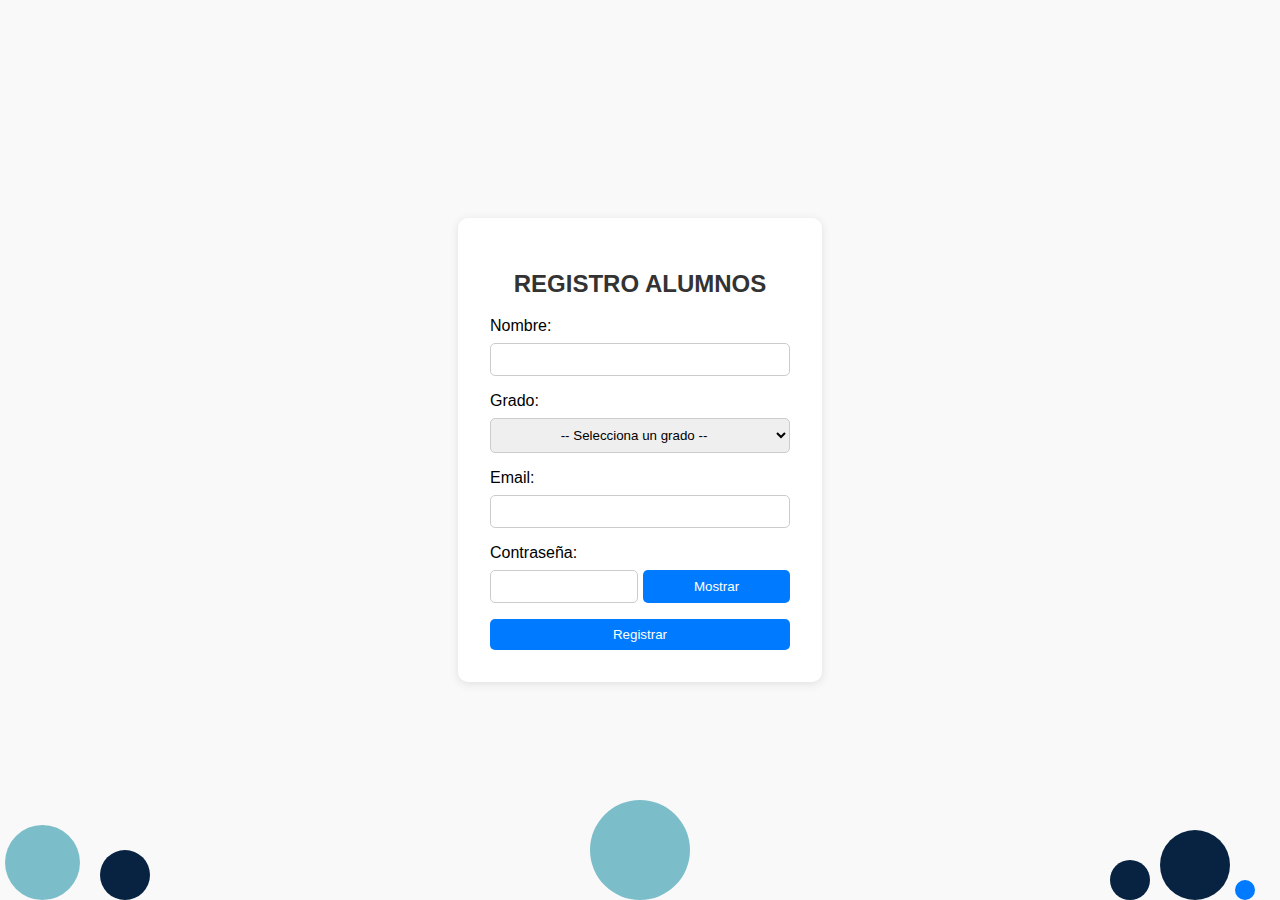
<file: Registro.html>
<!DOCTYPE html>
<html lang="es">

<head>
    <meta charset="UTF-8">
    <meta name="viewport" content="width=device-width, initial-scale=1.0">
    <title>Formulario de Registro</title>
    <link rel="stylesheet" href="recursos/css/RegistroLogin.css">
</head>

<body>
    <div class="container">
        <h2>REGISTRO ALUMNOS</h2>
        <form id="registrationForm">
            <div class="form-group">
                <label for="name">Nombre:</label>
                <input type="text" id="name" required>
                <span class="error" id="nameError"></span>
            </div>
            <div class="form-group">
                <label for="name">Grado:</label>
                <select name="grade" id="grade">
                    <option value="">-- Selecciona un grado --</option>
                    <option value="1roPrimaria">Primero Primaria</option>
                    <option value="2doPrimaria">Segundo Primaria</option>
                    <option value="3roPrimaria">Tercero Primaria</option>
                    <option value="4toPrimaria">Cuarto Primaria</option>
                    <option value="5toPrimaria">Quinto Primaria</option>
                    <option value="6toPrimaria">Sexto Primaria</option>
                    <option value="1roBasico">Primero Basico</option>
                    <option value="2doBasico">Segundo Basico</option>
                    <option value="3roBasico">Tercero Basico</option>
                </select>
                <span class="error" id="gradeErro"></span>
            </div>
            <div class="form-group">
                <label for="email">Email:</label>
                <input type="email" id="email" required>
                <span class="error" id="emailError"></span>
            </div>
            <div class="form-group">
                <label for="password">Contraseña:</label>
                <div class="form-group-password">
                    <input type="password" id="password" required>
                    <button id="btnMostar">Mostrar</button>
                </div>
                <span class="error" id="passwordError"></span>
            </div>
            <button type="submit">Registrar</button>
        </form>
    </div>

    <div class="burbujas"></div>
    <div class="burbujas"></div>
    <div class="burbujas"></div>
    <div class="burbujas"></div>
    <div class="burbujas"></div>
    <div class="burbujas"></div>

    <script src="recursos/js/registro.js"></script>
</body>

</html>
</file>
<file: recursos/css/estilosIndex.css>
:root{
    --color-azulPetrolado:#0d0c1d;
    --color-azulMarino:#161b33;
    --color-azul:#2f2c79;
    --color-dorado:#b79347;
    --color-piel--:#f1dac4;
}

@import url('https://fonts.googleapis.com/css2?family=Montserrat:ital,wght@0,100..900;1,100..900&display=swap');

*{
    padding: 0%;
    font-family: "Montserrat", sans-serif;
    margin: 0%;
    box-sizing: border-box;
}

header{
    z-index: 2;
    position: fixed;
    top: 0;
    width: 100%;
    height: 10vh;
    display: flex;
    justify-content: flex-start;
    align-items: center;
    background-color: var(--color-azulPetrolado);
}

header img{
    width: 10%;
    padding: 2%;
}

header h1{
    margin: 1%;
    font-size: 2rem;
    color: white;
}

header nav{
    width: 100%;
    height: 100%;
    display: flex;
}

header ul{
    width: 100%;
    display: flex;
    list-style: none;
    justify-content: flex-end;
}

header li{
    width: 100%;
    display: flex;
    align-items: center;
}

header a{
    text-align: center;
    text-decoration: none;
    width: 100%;
    font-size: 1.3rem;
    color: white;
}

header li:hover{
    background-color: var(--color-azulMarino);
}
header a:hover{
    color: var(--color-piel--);
}

.container{
    width: 100%;
    height: 81.5vh;
    display: flex;
    justify-content: center;
    align-items: center;
    margin-top: 10vh;
}

#Inicio{
    width: 100%;
    height: 100%;
    display: none;
    flex-direction: column;
    justify-content: center;
    align-items: start;
}

#Inicio img{
    position: absolute;
    z-index: 0;
    border-radius: 200px 0px ;
    width: 50%;
    opacity: 0.67;
    filter: blur(1px);
    bottom: 0;
    right: 0;
}

#Inicio section{
    z-index: 1;
    width: 40%;
    margin: 2%;
    display: flex;
    flex-direction: column;
    justify-content: center;
}

.encabezado{
    font-size: 50px;
    text-align: justify;
    z-index: 1;
    color: var(--color-dorado);
    font-weight: bolder;
}
#Inicio p{
    font-size: 40px;
}

.botones{
    width: 100%;
    display: grid;
    grid-template-columns: 1fr 1fr 1fr;
    grid-gap: 5%;
    z-index: 1;
}

.botones button{
    border-radius: 12px;
    margin-top: 12%;
    height: 5vh;
    border: none;
    font-size: 1.2rem;
    color: white;
}

#btnFormMaestro{
    background-color: var(--color-azul);
}

#btnFormMaestro:hover{
    background-color: var(--color-azulPetrolado);
}

#btnFormAlumno{
    background-color: var(--color-azulMarino);
}

#btnFormAlumno:hover{
    background-color: var(--color-azulPetrolado);
}

#btnFormAdmin{
    background-color: var(--color-azul);
}

#btnFormAdmin:hover{
    background-color: var(--color-azulPetrolado);
}


#SobreNosotros{
    display: none;
    justify-content: center;
    align-items: center;
}

#SobreNosotros p{
    font-size: 2rem;
    margin-right: 2%;
    text-align: justify;
}

#Mision{
    display: none;
    justify-content: center;
    align-items: center;
    flex-direction: row-reverse;
}

#Mision p{
    font-size: 2rem;
    margin-left: 2%;
    text-align: justify;
}

#Vision{
    display: none;
    justify-content: center;
    align-items: center;
}

#Vision p{
    font-size: 2rem;
    margin-right: 2%;
    text-align: justify;
}

#Actividades{
    display: none;
    justify-content: center;
    align-items: center;
}

.actividades-grid{
    display: grid;
    grid-template-columns: repeat(2, 1fr);
    font-size: 2rem;
    margin-right: 2%;
    text-align: justify;
    grid-gap: 2%;
}

.card{
    width: 100%;
    box-shadow: 5px 3px #f1dac4;
    border-radius: 34px;
    margin: 2%;
    padding: 2%;
    z-index: 1;
    display: flex;
    justify-content: center;
    flex-direction: column;
    align-items: flex-end;
}

.card h4{
    width: 100%;
    text-align: left;
}

.card img{position: absolute;
    opacity: 0.1;
}

#Visitanos{
    width: 100%;
    display: Flex;
    justify-content: center;
    align-items: center;
    flex-direction: row;
}

#Visitanos h3{
    font-size: 2.5rem;
}

#Visitanos section{
    width: 30%;
    height: 100%;
    display: flex;
    flex-direction: column;
    justify-content: center;
    align-items: flex-end;
    margin-right: 4%;
    box-shadow: 5px 3px #b79347;
    border-radius: 25px 2px;
    padding: 2%;
}

#Visitanos a{
    display: flex;
    justify-content: space-between;
    align-items: center;
    width: 100%;
    color: black;
    text-decoration: none;
    font-size: 2rem;
    line-height: 1.5
}

#Visitanos a:hover{
    color: var(--color-dorado);
}

li{
    color: black;
}

footer{
    position: absolute;
    width: 100%;
    height: 30%;
    color:white ;
    background-color: #0d0c1d;
    display: flex;
    justify-content: space-around;
    align-items: center;
}
</file>
<file: recursos/css/estiloDashboardAdmin.css>
@import url('https://fonts.googleapis.com/css2?family=Montserrat:ital,wght@0,100..900;1,100..900&display=swap');

:root{
    --color-azulPetrolado:#421111;
    --color-azulMarino:#4b0e0e;
    --color-azul:#b60606;
    --color-dorado:#b79347;
    --color-doradoOscuro:#806b3e;
    --color-piel--:#3f3328;
}

*{
    padding: 0;
    margin: 0;
    box-sizing: border-box;
    font-family: "Montserrat", sans-serif;
}

.dashboard{
    display: flex;
    align-items: center;
    width: 100%;
    height: 100vh;
}

.verDashboard{
    display: none;
}

.sidebar{
    width: 15%;
    height: 100%;
    background-color:var(--color-doradoOscuro) ;
    display: flex;
    flex-direction: column;
    justify-content: start;
    align-items: center;
}

.sidebar h1{
    font-size: 1.5em;
    text-align: center;
    color: white;
    margin-bottom: 20%;
}

hr{
    width: 80%;
    margin-bottom: 20%;
}

.sidebar ul{
    width: 100%;
}

.sidebar li{
    width: 100%;
    display: flex;
}

.sidebar a{
    width: 100%;
    padding: 4%;
    margin: 4%;
    display: flex;
    justify-content: space-between;
    align-items: center;
    color: white;
    text-decoration: none;
    text-align: center;
    font-size: 18px;
}

.sidebar a:hover{
    transform: scale(1.05);
    background-color: var(--color-dorado);
    border-radius: 20px;
}

.sidebar img{
    margin-top: 20%;
    margin-bottom: 20%;
    width: 25%;
    border-radius: 50px;
}

.navbar{
    width: 100%;
    margin: 20px;
    position: fixed;
    top: 0;
    display: flex;
    justify-content: flex-end;
    align-items: center;
}

.btnNavbar{
    width: 40%;
    display: flex;
    justify-content: space-evenly;
    align-items: center;
}

.btnNavbar a{
    font-size: 60px;
    color: var(--color-doradoOscuro);
}

.btnNavbar a:hover{
    transform: scale(1.2);
    color: var(--color-dorado);
}

.btnNavbar button{
    width: 60%;
    padding: 2%;
    font-size: 2em;
    border-radius: 20px;
    background-color: var(--color-doradoOscuro);
    color: white;
    border: none;
} 

.card-container{
    height: 100%;
    width: 100%;
    display: flex;
    justify-content: center;
    align-items: center;
    flex-direction: column;
}

.btnNavbar button:hover{
    transform: scale(1.02);
    background-color: var(--color-dorado);
}

#Dashboard{
    display: none;
}

.descripcion h1{
    font-size: 2em;
    text-align: center;
    margin-bottom: 40px;
}

.descripcion h2{
    font-size: 1.5em;
    margin-bottom: 40px;
}
.opciones{
    display: flex;
    justify-content: center;
    align-items: center;
    width: 100%;
    font-size: 2em;
}

.opcion{ 
    padding: 2%;
    display: flex;
    justify-content: center;
    align-items: start;
    flex-direction: column;
}

.opcion a{
    width: 100%;
    text-decoration: none;
    color: black;
    font-weight: 500;
}

.opcion a:hover{
    color: var(--color-dorado);
}

.opcion i{
    margin-right: 5%;
    padding: 2%;
    background-color: #e4e4e4;
    border-radius: 50px;
}

.opcion p{
    padding: 2%;
    font-weight: 300;
}

/* Estilos para la hoja de alumnos */
/* En este espacio se vera un listado completo de todos los alumnos con sus nombres y correos a tra ves de dos inputs */
#Notas{
    display: none;
}

.notas{
    display: flex;
    justify-content: center;
    align-items: center;
    flex-direction: column;
}

.opcNotas{
    display: flex;
    justify-content: center;
    align-items: center;
}

select{
    width: 500px;
    font-size: 20px;
    text-align: center;
    border-radius: 5px;
    padding: 10px;
}

.notas form{
    max-height: 600px;
    overflow-y: auto;
}

table {
    width: 1000px;
    border-collapse: collapse; /* Elimina los espacios entre celdas */
    margin-top: 20px;
    background-color: #f9f9f9;
    box-shadow: 0px 0px 10px rgba(0, 0, 0, 0.1); /* Sombra */
}

thead {
    background-color: var(--color-dorado);
    color: white; /* Color de texto de la cabecera */
}

thead td {
    padding: 10px 15px; 
    font-weight: bold;
    text-align: left;
    border-bottom: 2px solid #d1d1d1; 
    text-align: center;
}

tbody tr:nth-child(even) {
    background-color: #f1f1f1; /* Fila de color alternado */
}

tbody tr:nth-child(odd) {
    background-color: #ffffff; /* Fila alternada */
}

td {
    padding: 10px 15px; 
    border: 1px solid black;
}

tr:hover {
    background-color: #ddd; 
}

table td:last-child {
    text-align: center;
}

table td:first-child {
    text-align: center; 
}

table input {
    background-color: transparent;
    width: 100%;
    padding: 5px;
    border: none;
    border-radius: 4px;
    font-size: 1rem;
    text-align: center;
}

.foro{
    display: flex;
    flex-direction: column;
}

.foro-seleccionado{
    display: flex;
}

.descripcion-foro{
    margin-top: 20px;
}

#listaComentarios {
    max-height: 400px;
    overflow-y: auto;
    border: 1px solid #ddd;
    padding: 10px;
    margin-top: 20px;
}

.comentario {
    padding: 10px;
    border-bottom: 1px solid #eee;
    margin-bottom: 10px;
}

.comentario .titulo {
    font-weight: bold;
    font-size: 16px;
}

.comentarios {
    margin-top: 20px;
}
.comentario {
    width: 100%;
    border: 1px solid #eee;
    padding: 10px;
    margin-top: 10px;
    border-radius: 5px;
    background-color: #fafafa;
}
.titulo {
    width: 100%;
    font-weight: bold;
    font-size: 18px;
    margin-bottom: 10px;
}
.inputComentario{
    width: 100%;
    margin-top: 10px;
    border-radius: 5px;
    border: 1px solid #ccc;
    padding: 10px;
    font-size: 14px;
}

input[type="file"]{
    width: 100%;
    margin-top: 10px;
    border-radius: 5px;
    border: 1px solid #ccc;
    padding: 10px;
    font-size: 14px;
}

.textareaComentario{
    width: 100%;
    margin-top: 10px;
    border-radius: 5px;
    border: 1px solid #ccc;
    padding: 10px;
    font-size: 14px;
}
button {
    margin-top: 10px;
    padding: 10px 20px;
    background-color: #007bff;
    color: white;
    border: none;
    border-radius: 5px;
    cursor: pointer;
}
button:hover {
    background-color: #0056b3;
}
small {
    display: block;
    margin-top: 5px;
    color: #777;
}

#Alumnos{
    display: none;
}

.alumnos{
    margin-top: 16%;
    height: 100%;
    display: flex;
    justify-content: flex-start;
    align-items: center;
    flex-direction: column;
}

.btnAlumnosFill{
    display: flex;
    flex-direction: row;
    justify-content: center;
    align-items: center;
}

.btnAlumnosFil select, input{
    width: 20rem;
    margin: 5px;
    text-align: center;
    font-size: 1.6rem;
    border:none;
    border-bottom: 3px solid;
}

.alumnos form{
    max-height: 600px;
    overflow-y: auto;
}

.alumnos i{
    background-color: #d1d1d1;
    padding: 20px;
    border-radius: 40px;
    cursor: pointer;
}
.alumnos i:hover{
    background-color: var(--color-azulPetrolado);
    padding: 20px;
    border-radius: 40px;
    color: white;
}

#Asistencia{
    display: none;
}

.asistencia{
    margin-top: 16%;
    width: 100%;
    height: 100%;
    display: flex;
    justify-content: flex-start;
    align-items: center;
    flex-direction: column;
}

.opcAsistencia{
    display: flex;
    flex-direction: row;
    justify-content: center;
    align-items: center;
}

.opcAsistencia select, input{
    width: 20rem;
    margin: 5px;
    text-align: center;
    font-size: 1.6rem;
    border:none;
    border-bottom: 3px solid;
}

.asistencia form{
    max-height: 600px;
    overflow-y: auto;
}

.asistencia i{
    background-color: #d1d1d1;
    padding: 20px;
    border-radius: 40px;
    cursor: pointer;
}
.asistencia i:hover{
    background-color: var(--color-azulPetrolado);
    padding: 20px;
    border-radius: 40px;
    color: white;
}

.calendario {
    text-align: center;
}

#calendar {
    text-align: center;
    font-size: 20px; /* Aumenta el tamaño del texto */
}

#calendar table {
    width: 80%; /* Ajusta el ancho del calendario */
    border-collapse: collapse;
    margin-top: 20px;
}

#calendar th, #calendar td {
    padding: 1 0px; /* Aumenta el espacio dentro de cada celda */
    border: 2spx solid #ddd; /* Bordes más gruesos */
    text-align: center;
    height: 80px; /* Aumenta la altura de las celdas */
}

#calendar th {
    font-size: 24px; /* Tamaño de letra mayor para los encabezados */
}

#calendar .prev, #calendar .next {
    cursor: pointer;
    font-weight: bold;
    font-size: 24px; /* Aumenta el tamaño de las flechas de navegación */
}

#calendar .today {
    background-color: #f2f2f2;
    font-weight: bold;
    border: 3px solid #000; /* Resalta el día actual */
}

@media screen and (max-width: 1440px) {

    .sidebar {
        width: 25%; /* Aumenta el ancho de la barra lateral en pantallas más pequeñas */
    }
    
    .sidebar h1 {
        font-size: 1.2em; /* Ajusta el tamaño del texto */
    }

    .sidebar a {
        font-size: 16px; /* Reduce el tamaño de los enlaces */
        padding: 3%; /* Ajuste de padding */
    }
    
    .navbar {
        align-items: flex-start; 
    }

    .btnNavbar {
        justify-content: space-between;
    }

    .btnNavbar button {
        width: 100%; /* Botón de navbar ocupa todo el ancho */
        font-size: 1.5em; margin-right: 60px;margin-left: 60px;
    }

    .descripcion h1 {
        font-size: 1.5em; /* Ajusta el tamaño del título */
    }

    .descripcion h2 {
        font-size: 1.2em; /* Ajusta el subtítulo */
    }

    select, table {
        width: 90%; /* Hacemos que el select y la tabla ocupen menos espacio */
        font-size: 14px;
        margin: 12px auto ;
    }

    /* Ajustamos el tamaño del contenedor de comentarios */
    #listaComentarios {
        max-height: 300px; /* Cambiamos la altura máxima del contenedor de comentarios */
    }

    .opciones {
        flex-direction: column;
        font-size: 1.5em; /* Reduce el tamaño de la fuente */
    }

    .opcion {
        text-align: center;
        display: flex;
        flex-direction: column;
        justify-content: center;
        align-items: center;
        width: 50%;
    }

    /* Ajustes para los inputs de alumnos y asistencia */
    .btnAlumnosFil select, input, .opcAsistencia select, input {
        width: 15rem; /* Ajustamos el ancho de los inputs */
        font-size: 1.4rem;
    }

    .asistencia i, .alumnos i {
        padding: 10px; /* Ajusta el padding de los íconos */
        border-radius: 30px;
    }

    /* Ajustes en el calendario */
    #calendar th, #calendar td {
        height: 60px; /* Disminuye la altura de las celdas */
    }
}


/* Pantallas medianas (hasta 700px) */
@media screen and (max-width: 700px) {
    .verDashboard{
        display: block;
        position: fixed;
        width: 40px;
        border-radius: 12px;
        background-color: var(--color-dorado);
        z-index: 1;
    }

    .sidebar {
        display: none;
        width: 50%; /* Reducimos el ancho de la barra lateral */
    }
    
    .sidebar h1 {
        font-size: 1em; /* Reducimos el tamaño del título */
    }

    .sidebar a {
        font-size: 14px; /* Reducimos el tamaño de los enlaces */
        padding: 2%; /* Ajustamos el padding */
    }
    
    .navbar {
        align-items: flex-start;
        margin-left: 20px;
        width: 100%;
    }

    .btnNavbar {
        width: 100%;
        justify-content: flex-end;
        margin-top: 10px;
    }

    .btnNavbar button {
        width: 23%; /* Botón de navbar ocupa todo el ancho */
        font-size: 1.5em; margin-right: 60px;margin-left: 60px;
    }

    .descripcion h1 {
        font-size: 1.2em; /* Ajuste del tamaño del título */
    }

    .descripcion h2 {
        font-size: 1em; /* Ajuste del tamaño del subtítulo */
    }

    select, table {
        width: 80%; /* Hacemos que el select y la tabla ocupen menos espacio */
        font-size: 10px;
        margin: 12px auto ;
    }

    /* Ajustamos el tamaño del contenedor de comentarios */
    #listaComentarios {
        max-height: 200px; /* Reducimos la altura del contenedor */
        font-size: 12px; /* Reducimos el tamaño de los textos */
    }

    .opciones {
        flex-direction: column;
        font-size: 1.2em; /* Reducimos el tamaño de la fuente */
    }

    .opcion {
        text-align: center;
        display: flex;
        flex-direction: column;
        justify-content: center;
        align-items: center;
        width: 100%;
    }

    /* Ajustes para los inputs de alumnos y asistencia */
    .btnAlumnosFil select, input, .opcAsistencia select, input {
        width: 12rem; /* Ajustamos el ancho de los inputs */
        font-size: 1.2rem;
    }

    .asistencia i, .alumnos i {
        padding: 5px; /* Ajustamos el padding de los íconos */
        border-radius: 20px;
    }

    /* Ajustes en el calendario */
    #calendar th, #calendar td {
        height: 40px; /* Disminuimos la altura de las celdas del calendario */
        font-size: 14px; /* Reducimos el tamaño del texto */
    }

    .btnAlumnosFil select, input {
        font-size: 12px; /* Reducimos el tamaño de los selectores e inputs */
    }
    
    .foro-seleccionado {
        flex-direction: column;
        align-items: flex-start;
    }

    button {
        width: 100%;
        font-size: 14px;
        padding: 8px;
    }

}
/* Pantallas pequeñas (hasta 350px) */
@media (max-width: 400px) {
    .sidebar {
        width: 50%; /* Hacemos la barra lateral más pequeña */
    }

    .sidebar h1 {
        font-size: 1em; /* Reducimos el tamaño del título */
    }

    .sidebar a {
        font-size: 14px; /* Ajustamos el tamaño del texto de los enlaces */
        padding: 2%; /* Reducimos el padding de los enlaces */
    }

    .navbar {
        margin: 10px; /* Reducimos el margen de la barra de navegación */
    }

    .btnNavbar button {
        width: 100%; /* Botón de navbar ocupa todo el ancho */
        font-size: 1.2em; /* Reducimos el tamaño del texto */
        margin: 10px 20px; /* Ajustamos los márgenes */
    }

    .descripcion h1 {
        font-size: 1.2em; /* Reducimos el tamaño del título */
    }

    .descripcion h2 {
        font-size: 1em; /* Reducimos el tamaño del subtítulo */
    }

    select, table {
        width: 85%; /* Ajustamos el ancho de los select y tablas */
        font-size: 12px; /* Reducimos el tamaño del texto */
        margin: 10px auto;
    }

    .opciones {
        font-size: 1.2em; /* Reducimos el tamaño de la fuente */
        flex-direction: column; /* Cambiamos la disposición a columna */
    }

    .opcion {
        width: 90%; /* Aumentamos el ancho de las opciones */
        text-align: center;
    }

    /* Ajustes para los inputs de alumnos y asistencia */
    .btnAlumnosFil select, input, .opcAsistencia select, input {
        width: 12rem; /* Ajustamos el ancho de los inputs */
        font-size: 1.2rem; /* Reducimos el tamaño de la fuente */
    }

    /* Ajustes en el calendario */
    #calendar th, #calendar td {
        height: 50px; /* Reducimos la altura de las celdas */
    }
}
</file>
<file: recursos/css/estiloDashboardAlumno.css>
@import url('https://fonts.googleapis.com/css2?family=Montserrat:ital,wght@0,100..900;1,100..900&display=swap');

:root{
    --color-azulPetrolado:#421111;
    --color-azulMarino:#4b0e0e;
    --color-azul:#b60606;
    --color-dorado:#b79347;
    --color-piel--:#3f3328;
}

*{
    padding: 0;
    margin: 0;
    box-sizing: border-box;
    font-family: "Montserrat", sans-serif;
}

.dashboard{
    display: flex;
    justify-content: center;
    align-items: center;
    width: 100%;
    height: 100vh;
    flex-direction: column;
}

.sidebar{
    width: 15%;
    position: fixed;
    left: 0;
    height: 100%;
    background-color:var(--color-azulMarino) ;
    display: flex;
    flex-direction: column;
    justify-content: start;
    align-items: center;
}

.sidebar h1{
    font-size: 1.5em;
    text-align: center;
    color: white;
    margin-bottom: 20%;
}

hr{
    width: 80%;
    margin-bottom: 20%;
}

.sidebar ul{
    width: 100%;
}

.sidebar li{
    width: 100%;
    display: flex;
}

.sidebar a{
    width: 100%;
    padding: 4%;
    margin: 4%;
    display: flex;
    justify-content: space-between;
    align-items: center;
    color: white;
    text-decoration: none;
    text-align: center;
    font-size: 18px;
}

.sidebar a:hover{
    transform: scale(1.05);
    background-color: var(--color-azul);
    border-radius: 20px;
}

.sidebar img{
    margin-top: 20%;
    margin-bottom: 20%;
    width: 25%;
    border-radius: 50px;
}

.navbar{
    width: 100%;
    height: 20%;
    position: fixed;
    top: 0;
    display: flex;
    justify-content: flex-end;
    align-items: center;
}

.btnNavbar{
    width: 40%;
    display: flex;
    height: 60%;
    justify-content: space-around;
    align-items: center;
}

.btnNavbar a{
    font-size: 60px;
    color: var(--color-azulMarino);
}

.btnNavbar a:hover{
    transform: scale(1.2);
    color: var(--color-azul);
}

.btnNavbar button{
    width: 60%;
    padding: 2%;
    font-size: 2em;
    border-radius: 20px;
    background-color: var(--color-azulMarino);
    color: white;
    border: none;
} 

.btnNavbar button:hover{
    transform: scale(1.02);
    background-color: var(--color-azul);
}

/* Estilos para las diferentes secciones creadas */

.card-container{
    height: 100%;
    padding: 5%;
    width: 50%;
    display: flex;
    justify-content: center;
    align-items: center;
    flex-direction: column;
}

/* Clases para la seccion del dashboard */
#Dashboard{
    display: none;
}

.descripcion h1{
    font-size: 2em;
    text-align: center;
    margin-bottom: 40px;
}

.descripcion h2{
    font-size: 1.5em;
    margin-bottom: 40px;
}
.opciones{
    width: 100%;
    font-size: 2em;
}

.opcion{ 
    padding: 2%;
    display: flex;
    justify-content: center;
    align-items: start;
    flex-direction: column;
}

.opcion a{
    width: 100%;
    text-decoration: none;
    color: black;
    font-weight: 500;
}

.opcion a:hover{
    color: var(--color-dorado);
}

.opcion i{
    margin-right: 5%;
    padding: 2%;
    background-color: #e4e4e4;
    border-radius: 50px;
}

.opcion p{
    padding: 2%;
    font-weight: 300;
}

/* Estilos para la hoja de alumnos */
/* En este espacio se vera un listado completo de todos los alumnos con sus nombres y correos a tra ves de dos inputs */
#Notas{
    display: none;
}

.notas{
    margin-top: 16%;
    width: 100%;
    height: 100%;
    display: flex;
    justify-content: flex-start;
    align-items: center;
    flex-direction: column;
}

.opcNotas{
    display: flex;
    justify-content: center;
    align-items: center;
}

.opcNotas select{
    width: 30rem;
    margin: 5px;
    text-align: center;
    font-size: 1.6rem;
    border:none;
    border-bottom: 3px solid;
    border-radius: 50px;
}

.notas form{
    max-height: 600px;
    overflow-y: auto;
}

table {
    width: 1000px;
    border-collapse: collapse; /* Elimina los espacios entre celdas */
    margin-top: 20px;
    background-color: #f9f9f9;
    box-shadow: 0px 0px 10px rgba(0, 0, 0, 0.1); /* Sombra */
}

thead {
    background-color: var(--color-azulPetrolado);
    color: white; /* Color de texto de la cabecera */
}

thead td {
    padding: 10px 15px; 
    font-weight: bold;
    text-align: left;
    border-bottom: 2px solid #d1d1d1; 
}

tbody tr:nth-child(even) {
    background-color: #f1f1f1; /* Fila de color alternado */
}

tbody tr:nth-child(odd) {
    background-color: #ffffff; /* Fila alternada */
}

td {
    padding: 10px 15px; 
    border-bottom: 1px solid #d1d1d1; 
}

tr:hover {
    background-color: #ddd; 
}

table td:last-child {
    text-align: center;
}

table td:first-child {
    text-align: center; 
}

table input {
    background-color: transparent;
    width: 100%;
    padding: 5px;
    border: none;
    border-radius: 4px;
    font-size: 1rem;
    text-align: center;
}


#Alumnos{
    display: none;
}

.alumnos{
    margin-top: 16%;
    width: 100%;
    height: 100%;
    display: flex;
    justify-content: flex-start;
    align-items: center;
    flex-direction: column;
}

.btnAlumnosFill{
    display: flex;
    flex-direction: row;
    justify-content: center;
    align-items: center;
}

.btnAlumnosFil select, input{
    width: 20rem;
    margin: 5px;
    text-align: center;
    font-size: 1.6rem;
    border:none;
    border-bottom: 3px solid;
}

.alumnos form{
    max-height: 600px;
    overflow-y: auto;
}

.alumnos i{
    background-color: #d1d1d1;
    padding: 20px;
    border-radius: 40px;
    cursor: pointer;
}
.alumnos i:hover{
    background-color: var(--color-azulPetrolado);
    padding: 20px;
    border-radius: 40px;
    color: white;
}

#Asistencia{
    display: none;
}

.asistencia{
    margin-top: 16%;
    width: 100%;
    height: 100%;
    display: flex;
    justify-content: flex-start;
    align-items: center;
    flex-direction: column;
}

.opcAsistencia{
    display: flex;
    flex-direction: row;
    justify-content: center;
    align-items: center;
}

.opcAsistencia select, input{
    width: 20rem;
    margin: 5px;
    text-align: center;
    font-size: 1.6rem;
    border:none;
    border-bottom: 3px solid;
}

.asistencia form{
    max-height: 600px;
    overflow-y: auto;
}

.asistencia i{
    background-color: #d1d1d1;
    padding: 20px;
    border-radius: 40px;
    cursor: pointer;
}
.asistencia i:hover{
    background-color: var(--color-azulPetrolado);
    padding: 20px;
    border-radius: 40px;
    color: white;
}

.calendario {
    text-align: center;
    margin: 20px;
}

#calendar {
    display: inline-block;
    text-align: center;
    font-size: 20px; /* Aumenta el tamaño del texto */
}

#calendar table {
    width: 80%; /* Ajusta el ancho del calendario */
    border-collapse: collapse;
    margin-top: 20px;
}

#calendar th, #calendar td {
    padding: 80px; /* Aumenta el espacio dentro de cada celda */
    border: 2spx solid #ddd; /* Bordes más gruesos */
    text-align: center;
    height: 80px; /* Aumenta la altura de las celdas */
}

#calendar th {
    font-size: 24px; /* Tamaño de letra mayor para los encabezados */
}

#calendar .prev, #calendar .next {
    cursor: pointer;
    font-weight: bold;
    font-size: 24px; /* Aumenta el tamaño de las flechas de navegación */
}

#calendar .today {
    background-color: #f2f2f2;
    font-weight: bold;
    border: 3px solid #000; /* Resalta el día actual */
}
</file>
<file: recursos/css/estiloDashboardMaestro.css>
@import url('https://fonts.googleapis.com/css2?family=Montserrat:ital,wght@0,100..900;1,100..900&display=swap');

:root{
    --color-azulPetrolado:#0d0c1d;
    --color-azulMarino:#161b33;
    --color-azul:#2f2c79;
    --color-dorado:#b79347;
    --color-doradoOscuro:#806b3e;
    --color-piel--:#3f3328;
}

*{
    padding: 0;
    margin: 0;
    box-sizing: border-box;
    font-family: "Montserrat", sans-serif;
}

.dashboard{
    display: flex;
    justify-content: center;
    align-items: center;
    width: 100%;
    height: 100vh;
    flex-direction: column;
}

.sidebar{
    width: 15%;
    position: fixed;
    left: 0;
    height: 100%;
    background-color:var(--color-azulPetrolado) ;
    display: flex;
    flex-direction: column;
    justify-content: start;
    align-items: center;
}

.sidebar h1{
    font-size: 1.5em;
    text-align: center;
    color: white;
    margin-bottom: 20%;
}

hr{
    width: 80%;
    margin-bottom: 20%;
}

.sidebar ul{
    width: 100%;
}

.sidebar li{
    width: 100%;
    display: flex;
}

.sidebar a{
    width: 100%;
    padding: 4%;
    margin: 4%;
    display: flex;
    justify-content: space-between;
    align-items: center;
    color: white;
    text-decoration: none;
    text-align: center;
    font-size: 18px;
}

.sidebar a:hover{
    transform: scale(1.05);
    background-color: var(--color-azul);
    border-radius: 20px;
}

.sidebar img{
    margin-top: 20%;
    margin-bottom: 20%;
    width: 25%;
    border-radius: 50px;
}

.navbar{
    width: 100%;
    height: 20%;
    position: fixed;
    top: 0;
    display: flex;
    justify-content: flex-end;
    align-items: center;
}

.btnNavbar{
    width: 40%;
    display: flex;
    height: 60%;
    justify-content: space-around;
    align-items: center;
}

.btnNavbar a{
    font-size: 60px;
    color: var(--color-azulPetrolado);
}

.btnNavbar a:hover{
    transform: scale(1.2);
    color: var(--color-azul);
}

.btnNavbar button{
    width: 60%;
    padding: 2%;
    font-size: 2em;
    border-radius: 20px;
    background-color: var(--color-azulPetrolado);
    color: white;
    border: none;
} 

.btnNavbar button:hover{
    transform: scale(1.02);
    background-color: var(--color-azul);
}

/* Estilos para las diferentes secciones creadas */

.card-container{
    height: 100%;
    padding: 5%;
    width: 50%;
    display: flex;
    justify-content: center;
    align-items: center;
    flex-direction: column;
}

/* Clases para la seccion del dashboard */
#Dashboard{
    display: none;
}

.descripcion h1{
    font-size: 2em;
    text-align: center;
    margin-bottom: 40px;
}

.descripcion h2{
    font-size: 1.5em;
    margin-bottom: 40px;
}
.opciones{
    width: 100%;
    font-size: 2em;
}

.opcion{ 
    padding: 2%;
    display: flex;
    justify-content: center;
    align-items: start;
    flex-direction: column;
}

.opcion a{
    width: 100%;
    text-decoration: none;
    color: black;
    font-weight: 500;
}

.opcion a:hover{
    color: var(--color-dorado);
}

.opcion i{
    margin-right: 5%;
    padding: 2%;
    background-color: #e4e4e4;
    border-radius: 50px;
}

.opcion p{
    padding: 2%;
    font-weight: 300;
}

/* Estilos para la hoja de alumnos */
/* En este espacio se vera un listado completo de todos los alumnos con sus nombres y correos a tra ves de dos inputs */
#Notas{
    display: none;
}

.notas{
    margin-top: 16%;
    width: 100%;
    height: 100%;
    display: flex;
    justify-content: flex-start;
    align-items: center;
    flex-direction: column;
}

.opcNotas{
    display: flex;
    justify-content: center;
    align-items: center;
}

.opcNotas select{
    width: 30rem;
    margin: 5px;
    text-align: center;
    font-size: 1.6rem;
    border:none;
    border-bottom: 3px solid;
    border-radius: 50px;
}

.notas form{
    max-height: 600px;
    overflow-y: auto;
}

table {
    width: 1000px;
    border-collapse: collapse; /* Elimina los espacios entre celdas */
    margin-top: 20px;
    background-color: #f9f9f9;
    box-shadow: 0px 0px 10px rgba(0, 0, 0, 0.1); /* Sombra */
}

thead {
    background-color: var(--color-azulPetrolado);
    color: white; /* Color de texto de la cabecera */
}

thead td {
    padding: 10px 15px; 
    font-weight: bold;
    text-align: left;
    border-bottom: 2px solid #d1d1d1; 
}

tbody tr:nth-child(even) {
    background-color: #f1f1f1; /* Fila de color alternado */
}

tbody tr:nth-child(odd) {
    background-color: #ffffff; /* Fila alternada */
}

td {
    padding: 10px 15px; 
    border-bottom: 1px solid #d1d1d1; 
}

tr:hover {
    background-color: #ddd; 
}

table td:last-child {
    text-align: center;
}

table td:first-child {
    text-align: center; 
}

table input {
    background-color: transparent;
    width: 100%;
    padding: 5px;
    border: none;
    border-radius: 4px;
    font-size: 1rem;
    text-align: center;
}


#Alumnos{
    display: none;
}

.alumnos{
    margin-top: 16%;
    width: 100%;
    height: 100%;
    display: flex;
    justify-content: flex-start;
    align-items: center;
    flex-direction: column;
}

.btnAlumnosFill{
    display: flex;
    flex-direction: row;
    justify-content: center;
    align-items: center;
}

.btnAlumnosFil select, input{
    width: 20rem;
    margin: 5px;
    text-align: center;
    font-size: 1.6rem;
    border:none;
    border-bottom: 3px solid;
}

.alumnos form{
    max-height: 600px;
    overflow-y: auto;
}

.alumnos i{
    background-color: #d1d1d1;
    padding: 20px;
    border-radius: 40px;
    cursor: pointer;
}
.alumnos i:hover{
    background-color: var(--color-azulPetrolado);
    padding: 20px;
    border-radius: 40px;
    color: white;
}

#Asistencia{
    display: none;
}

.asistencia{
    margin-top: 16%;
    width: 100%;
    height: 100%;
    display: flex;
    justify-content: flex-start;
    align-items: center;
    flex-direction: column;
}

.opcAsistencia{
    display: flex;
    flex-direction: row;
    justify-content: center;
    align-items: center;
}

.opcAsistencia select, input{
    width: 20rem;
    margin: 5px;
    text-align: center;
    font-size: 1.6rem;
    border:none;
    border-bottom: 3px solid;
}

.asistencia form{
    max-height: 600px;
    overflow-y: auto;
}

.asistencia i{
    background-color: #d1d1d1;
    padding: 20px;
    border-radius: 40px;
    cursor: pointer;
}
.asistencia i:hover{
    background-color: var(--color-azulPetrolado);
    padding: 20px;
    border-radius: 40px;
    color: white;
}

.calendario {
    text-align: center;
    margin: 20px;
}

#calendar {
    display: inline-block;
    text-align: center;
    font-size: 20px; /* Aumenta el tamaño del texto */
}

#calendar table {
    width: 80%; /* Ajusta el ancho del calendario */
    border-collapse: collapse;
    margin-top: 20px;
}

#calendar th, #calendar td {
    padding: 80px; /* Aumenta el espacio dentro de cada celda */
    border: 2spx solid #ddd; /* Bordes más gruesos */
    text-align: center;
    height: 80px; /* Aumenta la altura de las celdas */
}

#calendar th {
    font-size: 24px; /* Tamaño de letra mayor para los encabezados */
}

#calendar .prev, #calendar .next {
    cursor: pointer;
    font-weight: bold;
    font-size: 24px; /* Aumenta el tamaño de las flechas de navegación */
}

#calendar .today {
    background-color: #f2f2f2;
    font-weight: bold;
    border: 3px solid #000; /* Resalta el día actual */
}
</file>
<file: recursos/css/estiloformulario.css>
*{
    margin: 0;
    padding: 0;

}

h1{
    text-align: center;
}

.container{
    display: flex;
    justify-content: center;
    gap: 10%;
    padding: 40px;
    background-color:   rgb(189, 34, 34);
}

.container > input{
    height: 60px;
    width: 100%;
    color: white;
    font-size: 22px;
    background-color: rgb(126, 27, 27);
    border-radius: 9px;
    border: 2px white solid;
}

.container > input:hover{
    transform: scale(1.02);
    background-color: rgb(53, 5, 5);
    cursor: pointer;
}

form{
    width: 100%;
    display: none;
    flex-direction: column;
    justify-content: center;
    align-items: center;
}

input[type="submit"]{
    width: 60%;
    height: 5vh;
    color: rgb(53, 5, 5);
    background-color: white;
    font-size: 25px;
    border: 1px solid black;
    border-radius: 20px;
}

input[type="submit"]:hover{
    margin-top: 0px;
    background-color: rgb(53, 5, 5);
    color: white;
}

fieldset{
    margin: 10px;
    width: 100%;
    display: flex;
    flex-direction: column;
    justify-content: center;
    align-items: center;
    font-size: 22px
}

fieldset > input{
    width: 80%;
    height: 5vh;
    margin-top: 0px;
}

table {
    display: flex;
    justify-content: center;
    align-items: flex-start;
    overflow: auto;
    flex-direction: column;
    align-content: center;
    width: 100%;
    margin-top: 10px;
}

th, td {
    width: 100%;
    font-size: 24px;
    border: 1px solid black;
    padding: 10px;
    text-align: left;
}

thead{
    background-color: rgb(126, 27, 27);
    color: white;
}

tr:hover{
    background-color: rgb(126, 27, 27);
    color: white;
}

button {
    padding: 5px 10px;
    color: white;
    background-color: red;
    border: none;
    border-radius: 5px;
    cursor: pointer;
}

button:hover {
    background-color: darkred;
}
</file>
<file: recursos/css/RegistroLogin.css>
body {
    font-family: Arial, sans-serif;
    background-color: #f9f9f9;
    display: flex;
    justify-content: center;
    align-items: center;
    flex-direction: column;
    height: 100vh;
    margin: 0;
}

.container {
    z-index: 2;
    background: #fff;
    padding: 2rem;
    border-radius: 10px;
    box-shadow: 0 2px 10px rgba(0, 0, 0, 0.1);
    width: 300px;
}

h2 {
    text-align: center;
    color: #333;
}

.form-group {
    margin-bottom: 1rem;
}

label {
    display: block;
    margin-bottom: 0.5rem;
}

input, select {
    text-align: center;
    width: 100%;
    padding: 0.5rem;
    border: 1px solid #ccc;
    border-radius: 5px;
    box-sizing: border-box;
}

.form-group-password{
    display: flex;
    gap: 5px;
}

input:focus {
    border-color: #007bff;
}

.error {
    color: red;
    font-size: 0.9rem;
    display: none;
}

button {
    width: 100%;
    padding: 0.5rem;
    background-color: #007bff;
    color: white;
    border: none;
    border-radius: 5px;
    cursor: pointer;
}

button:hover {
    background-color: #0056b3;
}

.burbujas{
    width: 100px;
    height: 100px;
    border-radius: 50px;
    border: none;
    background-color: #7bbeca;
    position: absolute;
    bottom: 0;
    
    animation: mover 2s infinite;
    animation-delay: 1.1S;
}

.burbujas:nth-child(2){
    left: 100px;
    width: 50px;
    height: 50px;
    background-color: #072341;
    
    animation: mover 2s infinite;
    animation-delay: 1.7S;

}

.burbujas:nth-child(3){
    left: 5px;
    width: 75px;
    height: 75px;
    
    animation: mover 2s infinite;
    animation-delay: 1.5S;
}

.burbujas:nth-child(4){
    right: 50px;
    background-color: #072341;
    width: 70px;
    height: 70px;
    
    animation: mover 2s infinite;
    animation-delay: 1.2S;
}

.burbujas:nth-child(5){
    right: 25px;
    background-color: #007bff;
    width: 20px;
    border-radius: 100px;
    height: 20px;
    animation: mover 2s infinite;
    animation-delay: 1S;

}

.burbujas:nth-child(6){
    right: 130px;
    background-color: #072341;
    width: 40px;
    height: 40px;
    animation: mover 2s infinite;
}

@keyframes mover {
    to{
        bottom: 0;
    }
    from{
        transform: translateY(-1000px) scale(1.9);
        opacity: 0;
    }
}
</file>
